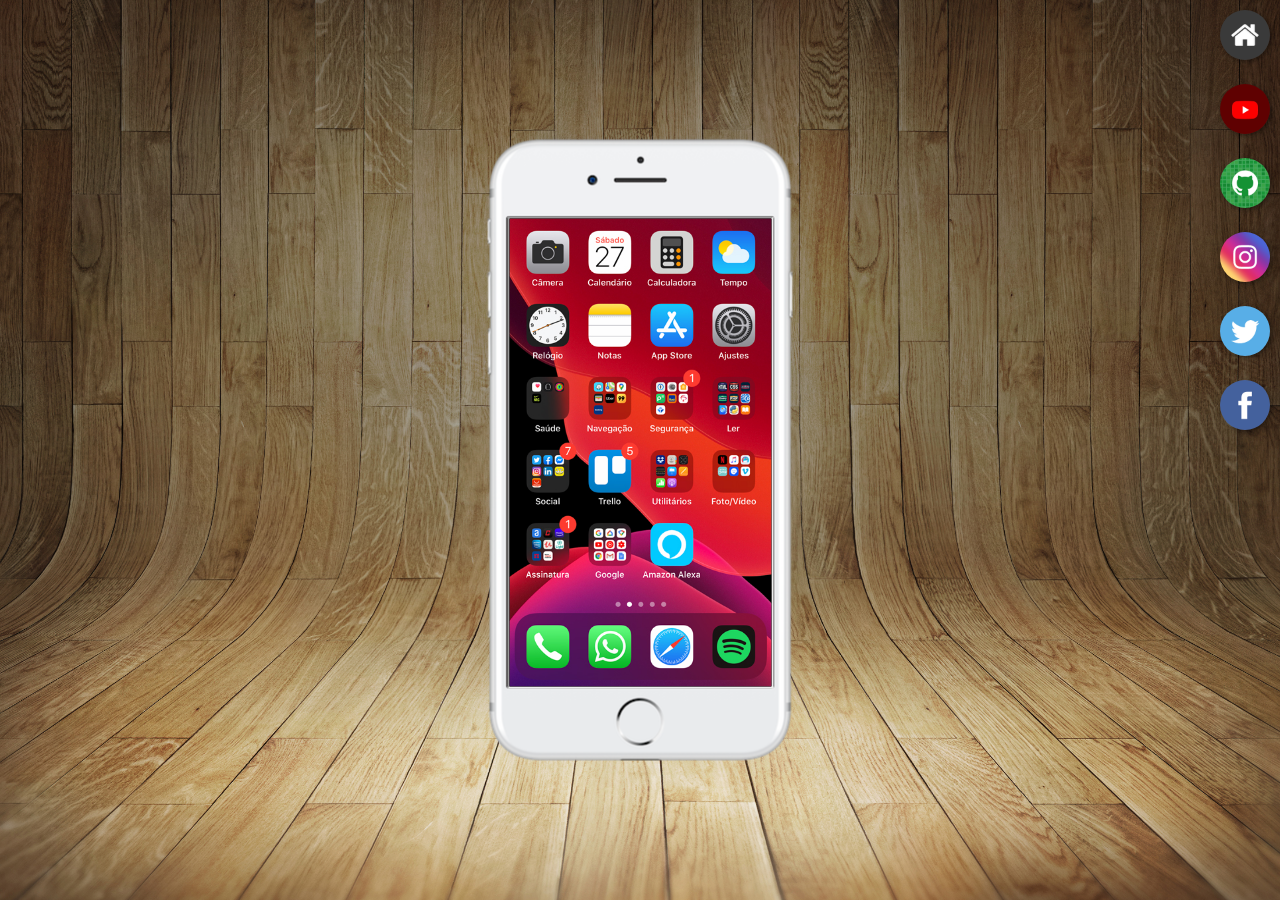
<file: index.html>
<!DOCTYPE html>
<html lang="en">
<head>
    <meta charset="UTF-8">
    <meta http-equiv="X-UA-Compatible" content="IE=edge">
    <meta name="viewport" content="width=device-width, initial-scale=1.0">
    <title>Projeto Rede Social</title>
    <link rel="shortcut icon" href="favicon.ico" type="image/x-icon">
    <link rel="stylesheet" href="estilos/style.css">
</head>
<body>
    <main>
        <section id="telefone">
            <iframe src="home.html" name="tela" id="tela"></iframe>

        </section>
        <section id="redes">
            <a href="home.html" target="tela"><img src="imagens/logo-home.jpg" alt="Home"></a><br>
            <a href="youtube.html" target="tela"><img src="imagens/logo-youtube.jpg" alt="Youtube"></a><br>
            <a href="github.html" target="tela"><img src="imagens/logo-github.jpg" alt="Github"></a><br>
            <a href="instagram.html" target="tela"><img src="imagens/logo-instagram.jpg" alt="Instagram"></a><br>
            <a href="twitter.html" target="tela"><img src="imagens/logo-twitter.jpg" alt="Twitter"></a><br>
            <a href="facebook.html" target="tela"><img src="imagens/logo-facebook.jpg" alt="Facebook"></a>

        </section>
    </main>
    
</body>
</html>
</file>
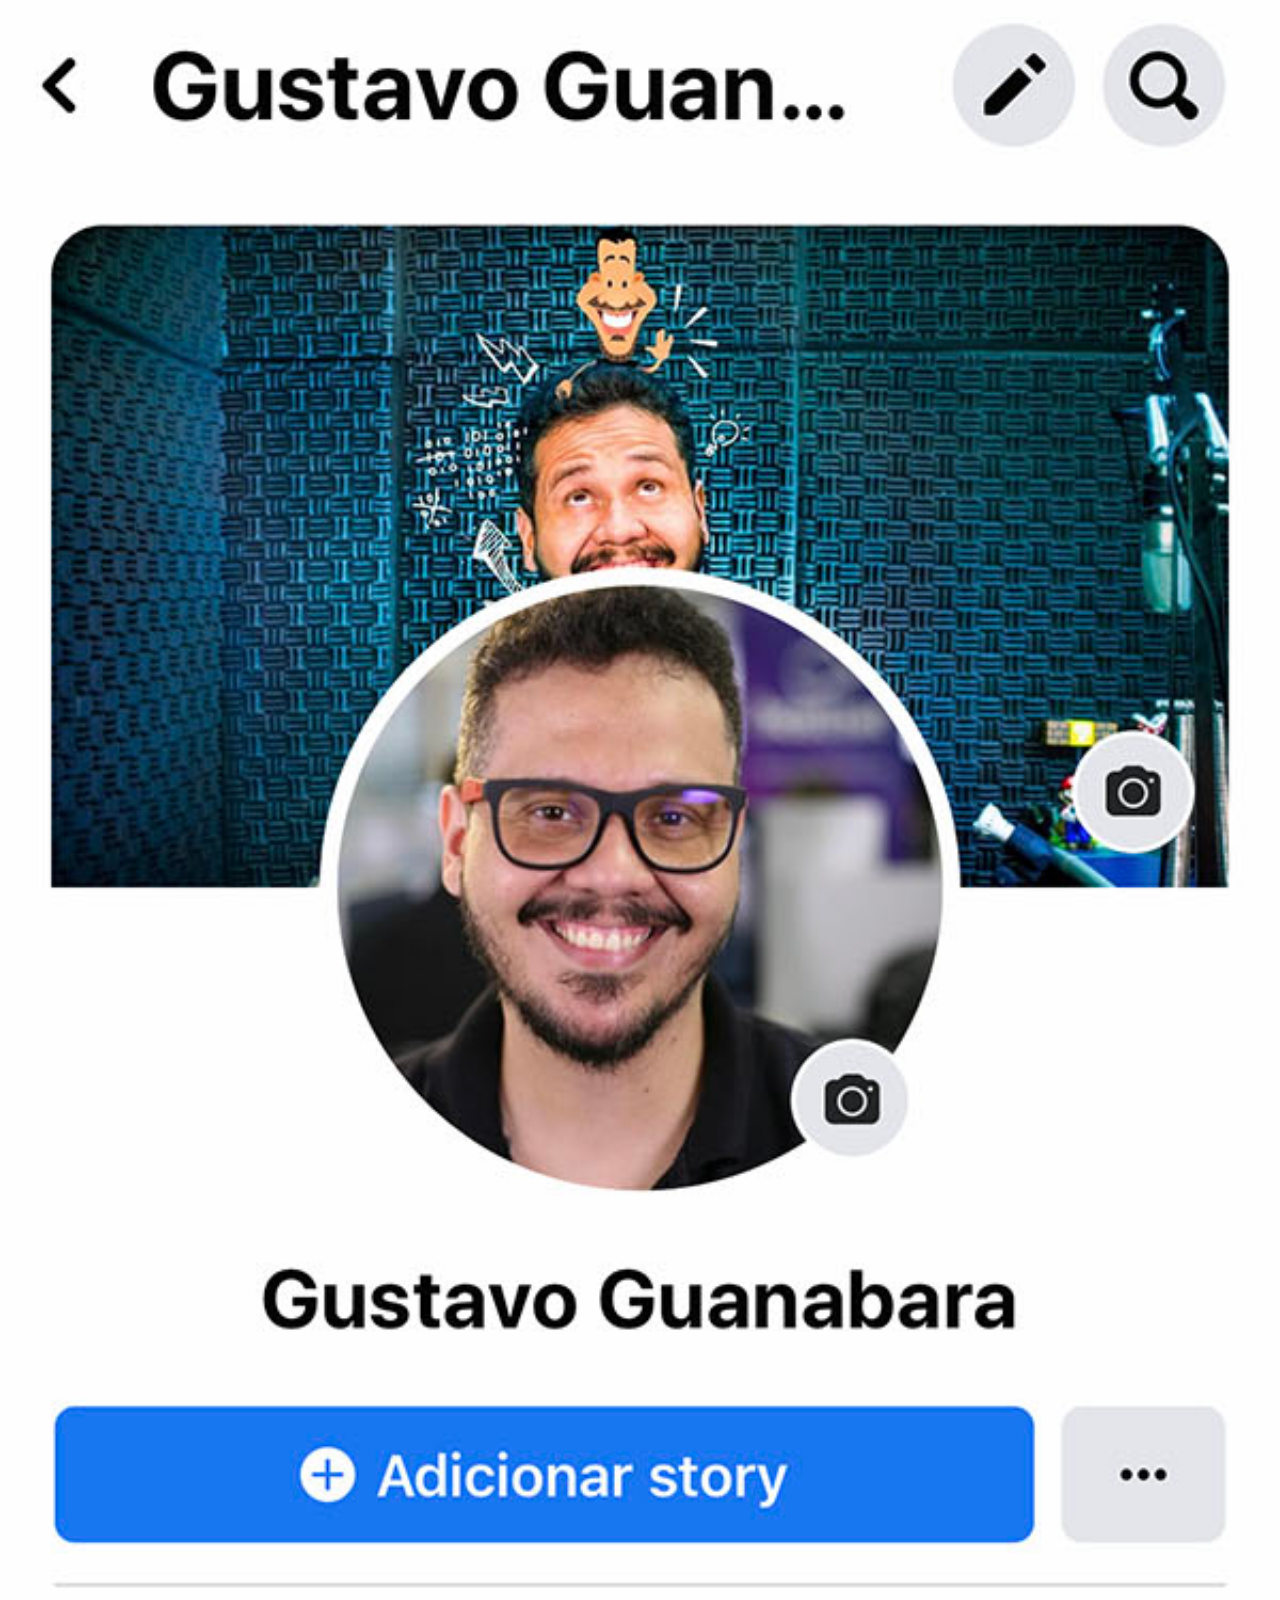
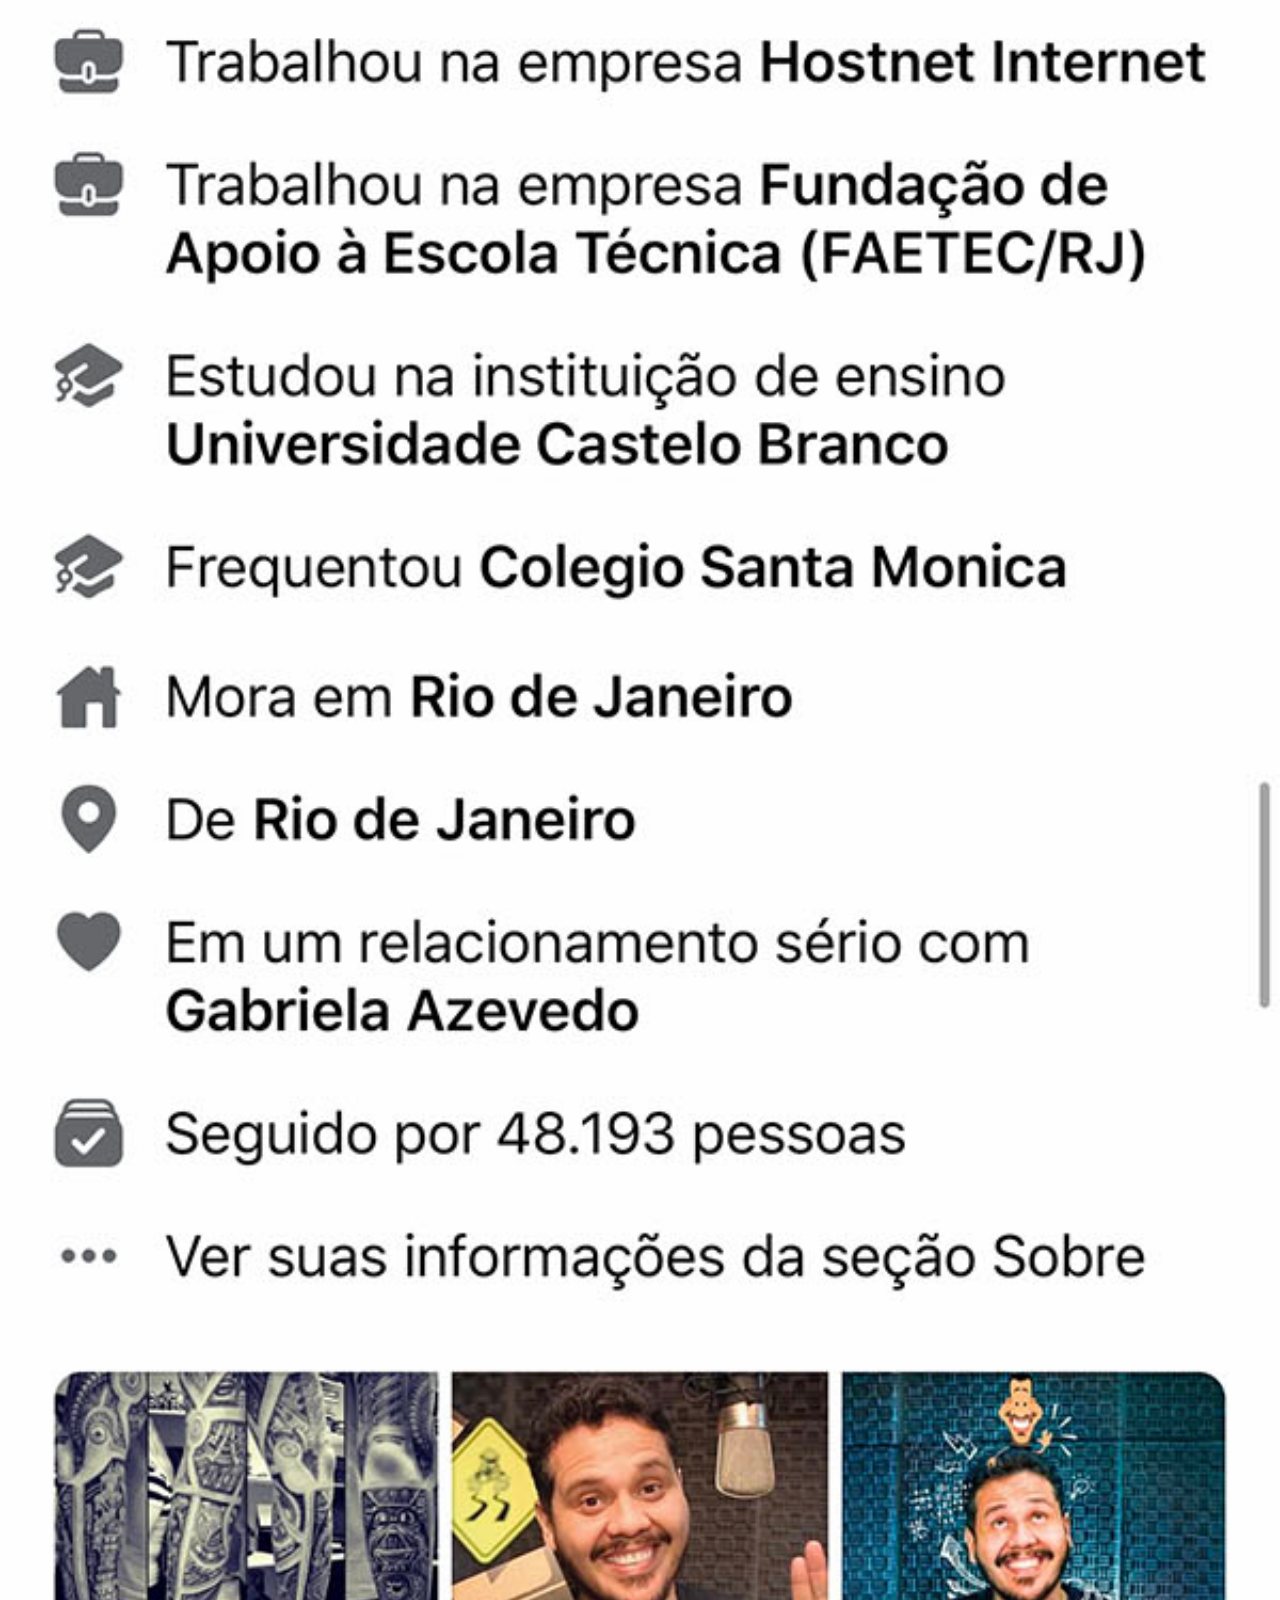
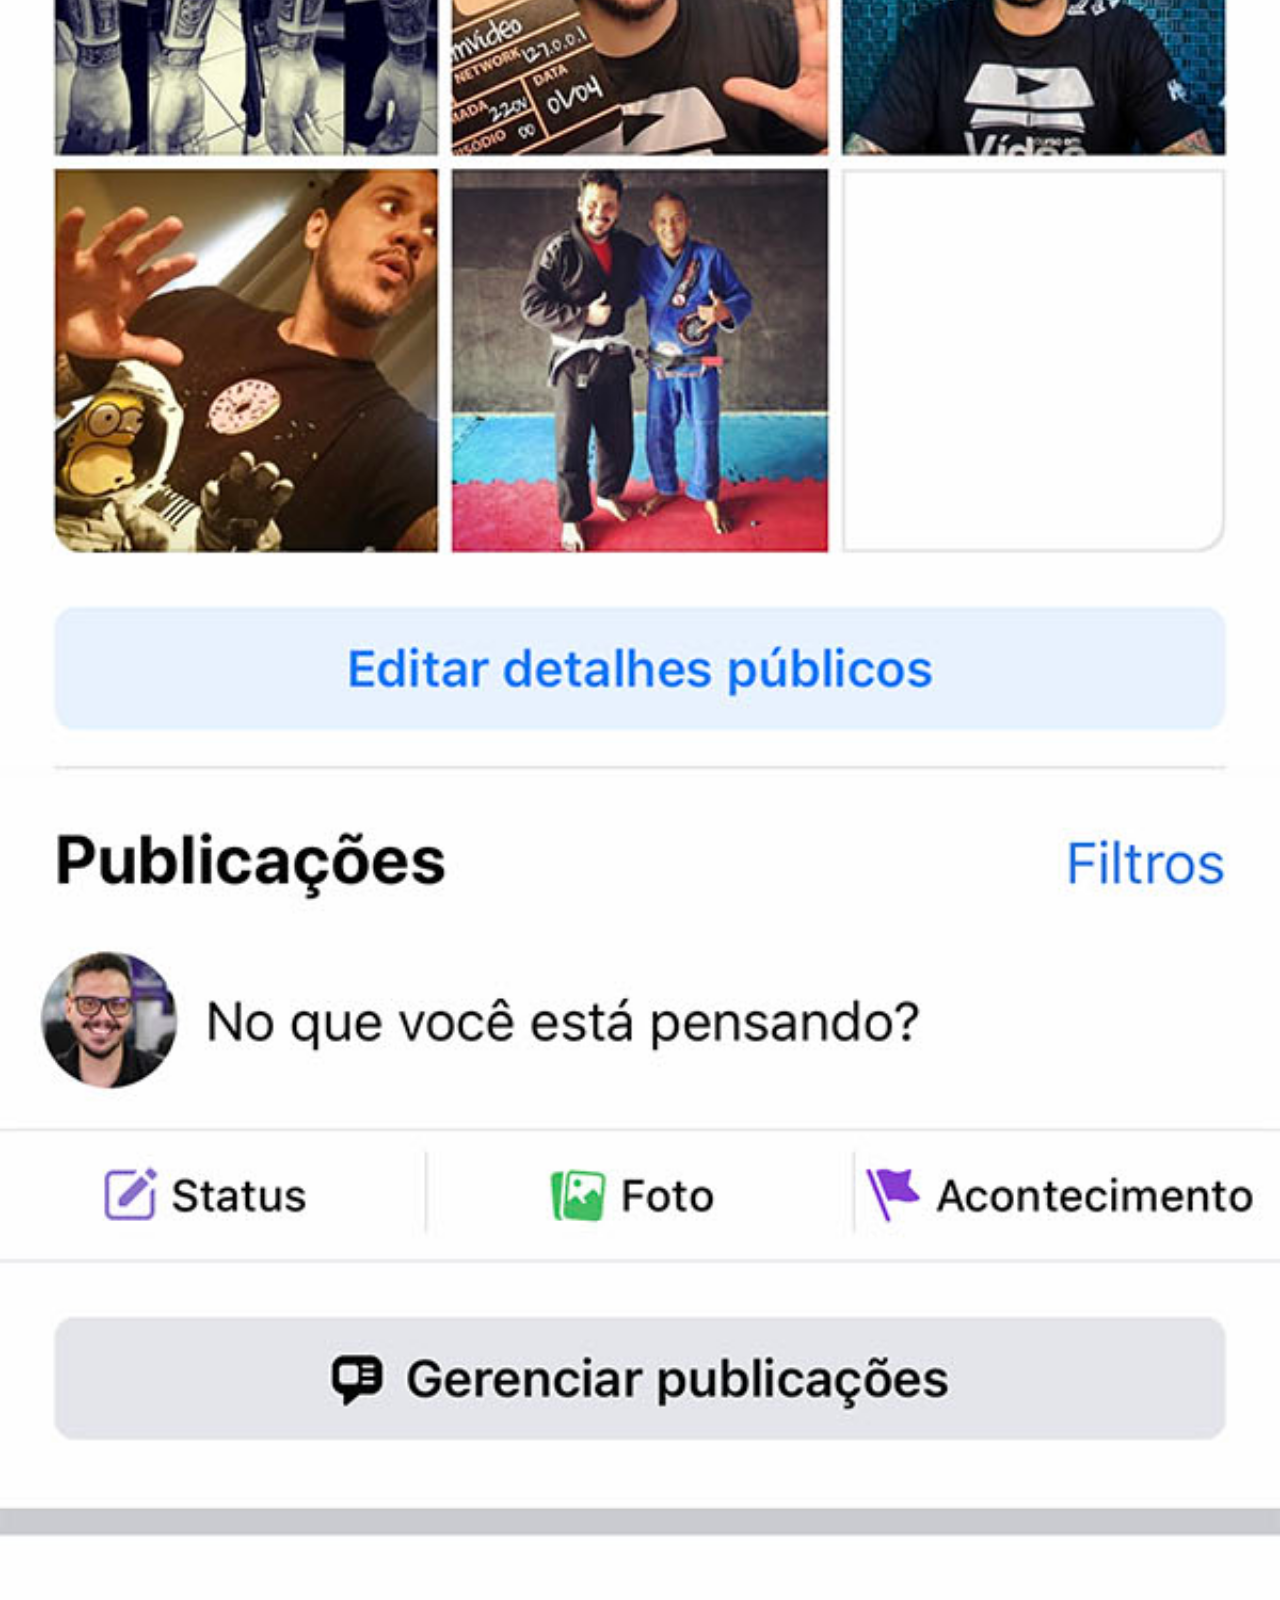
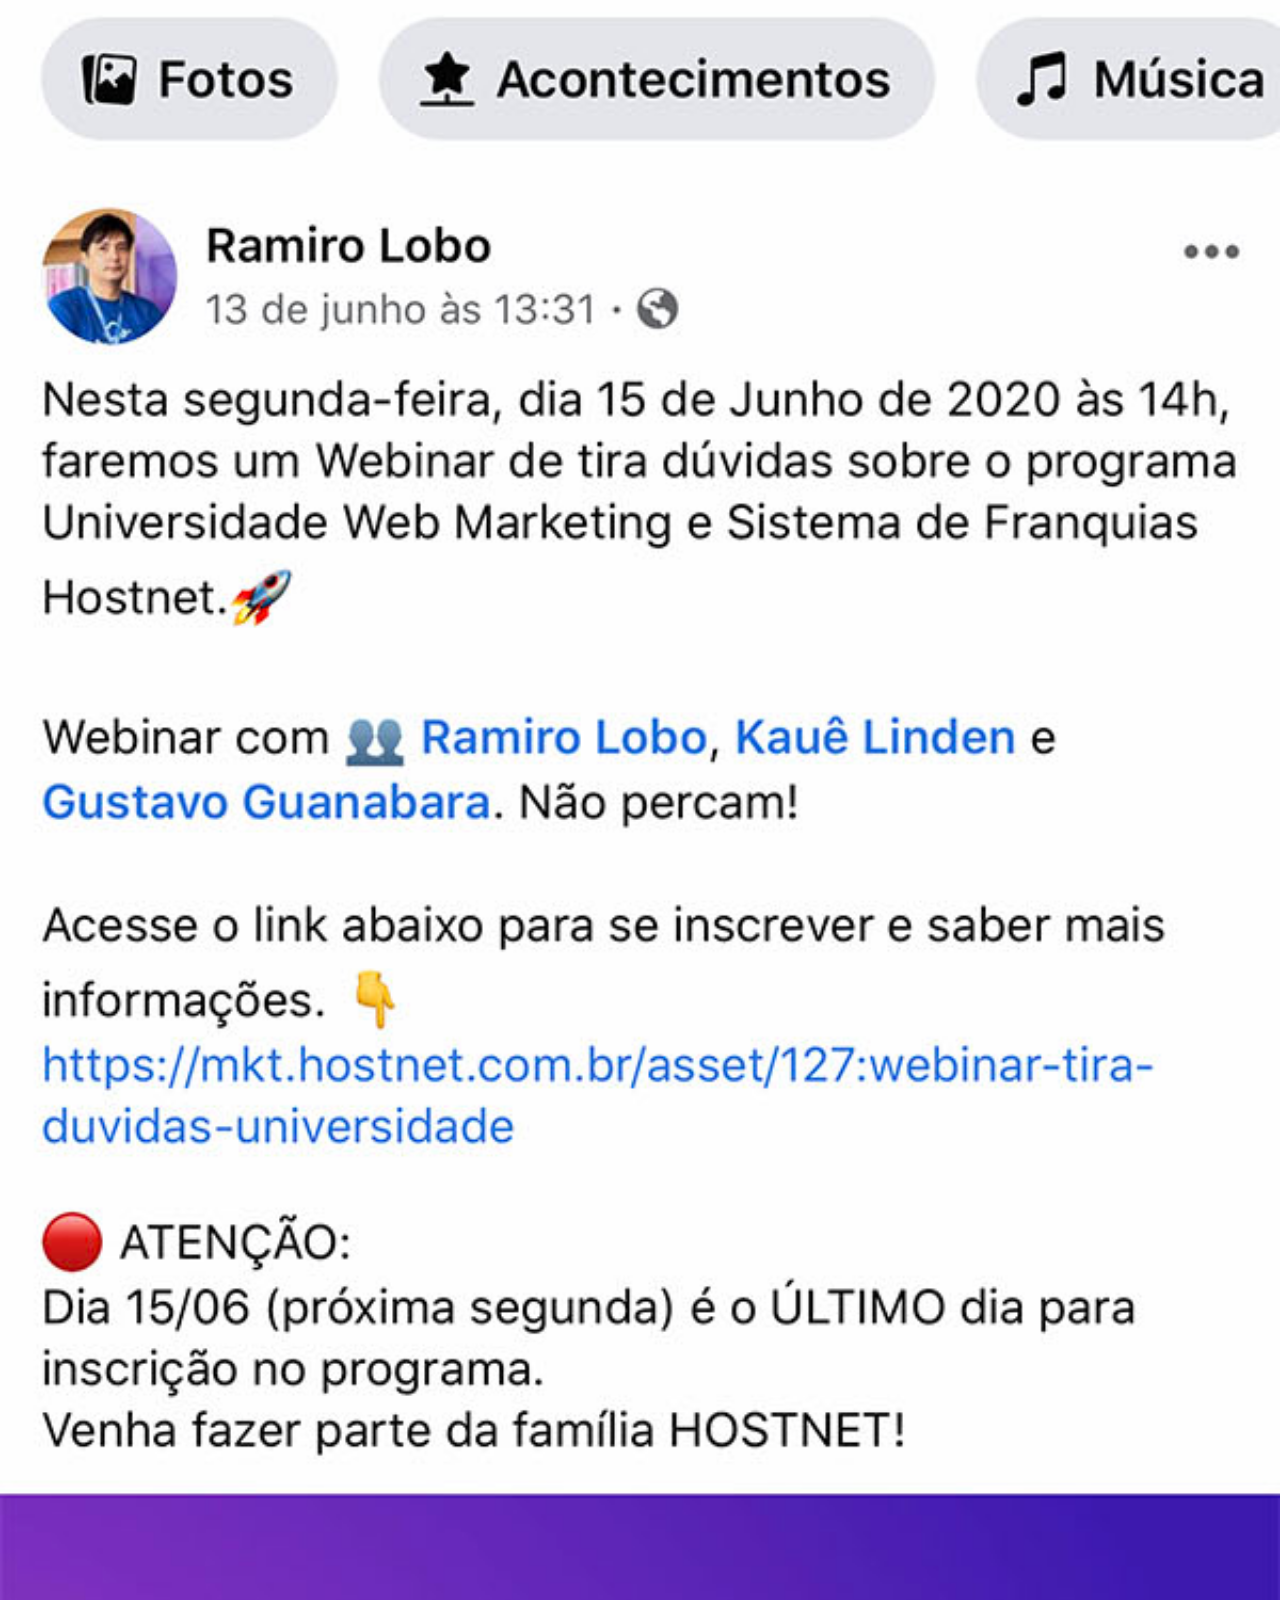
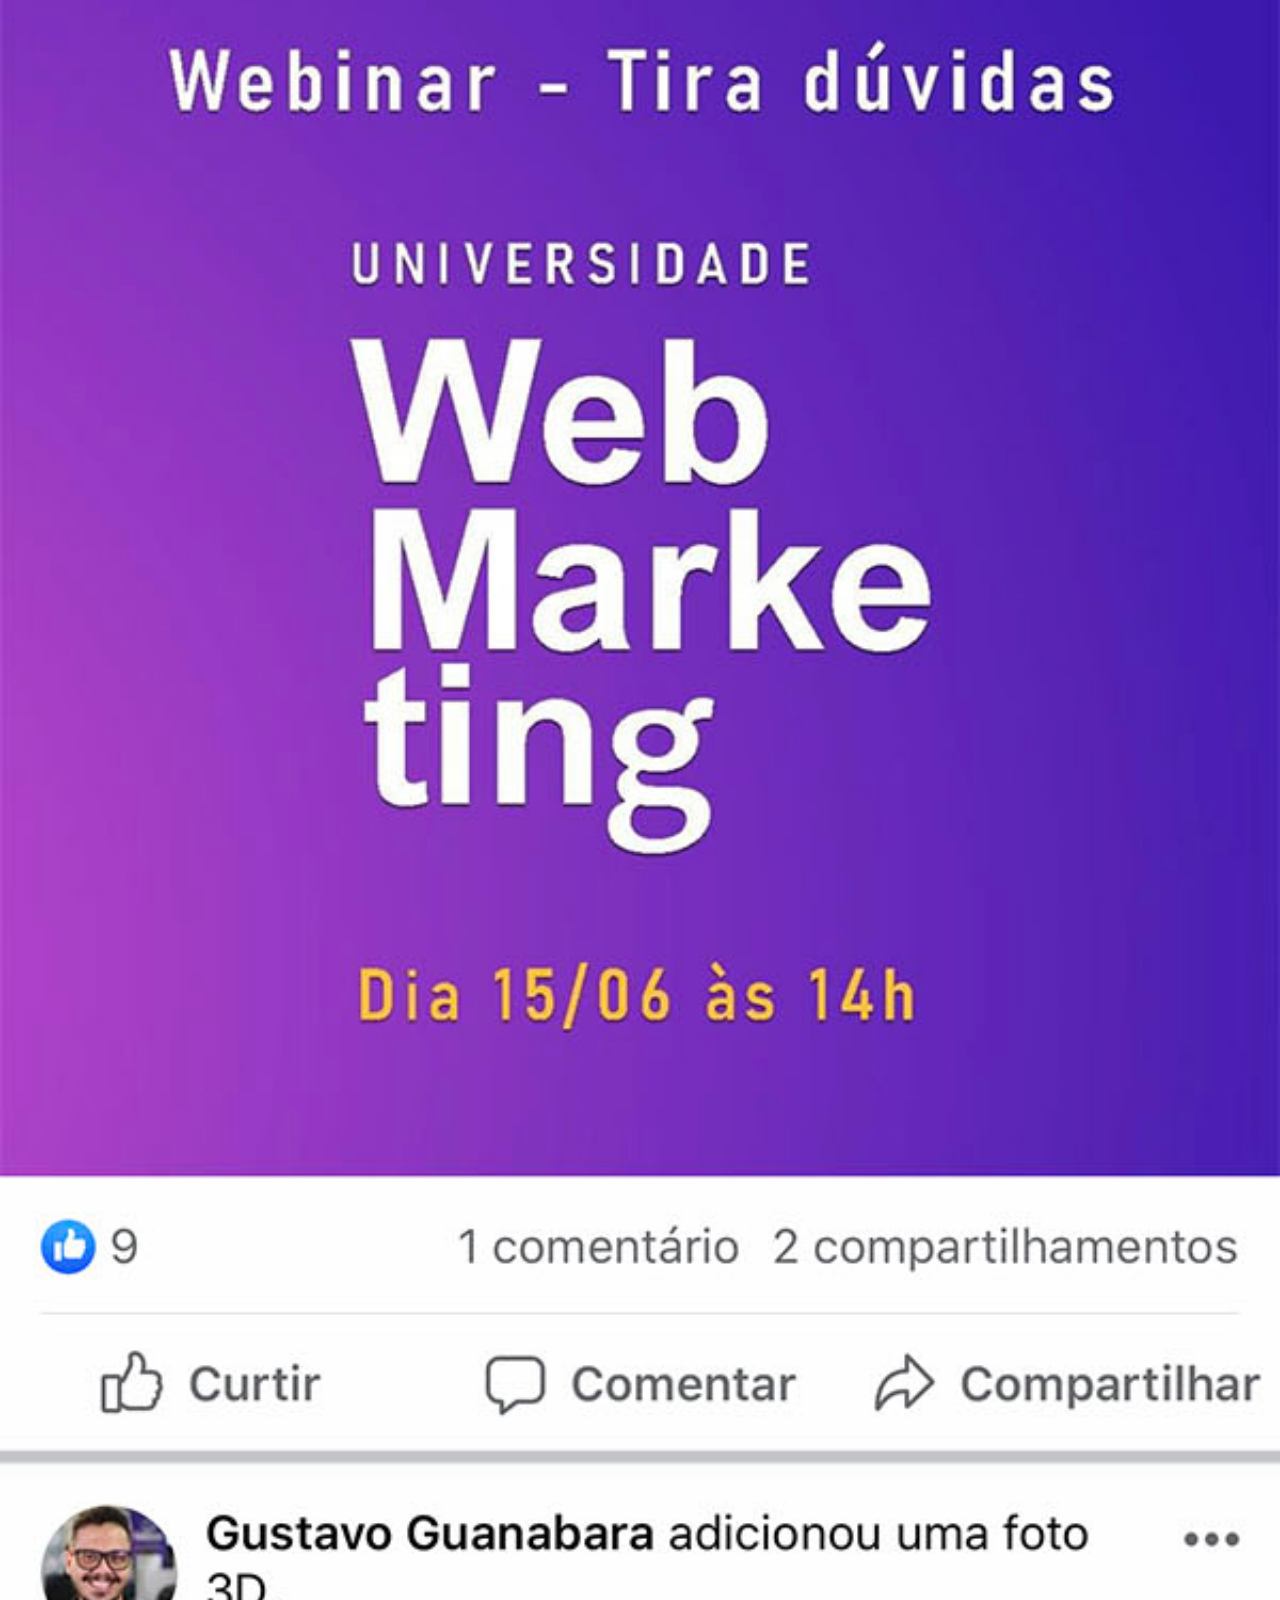
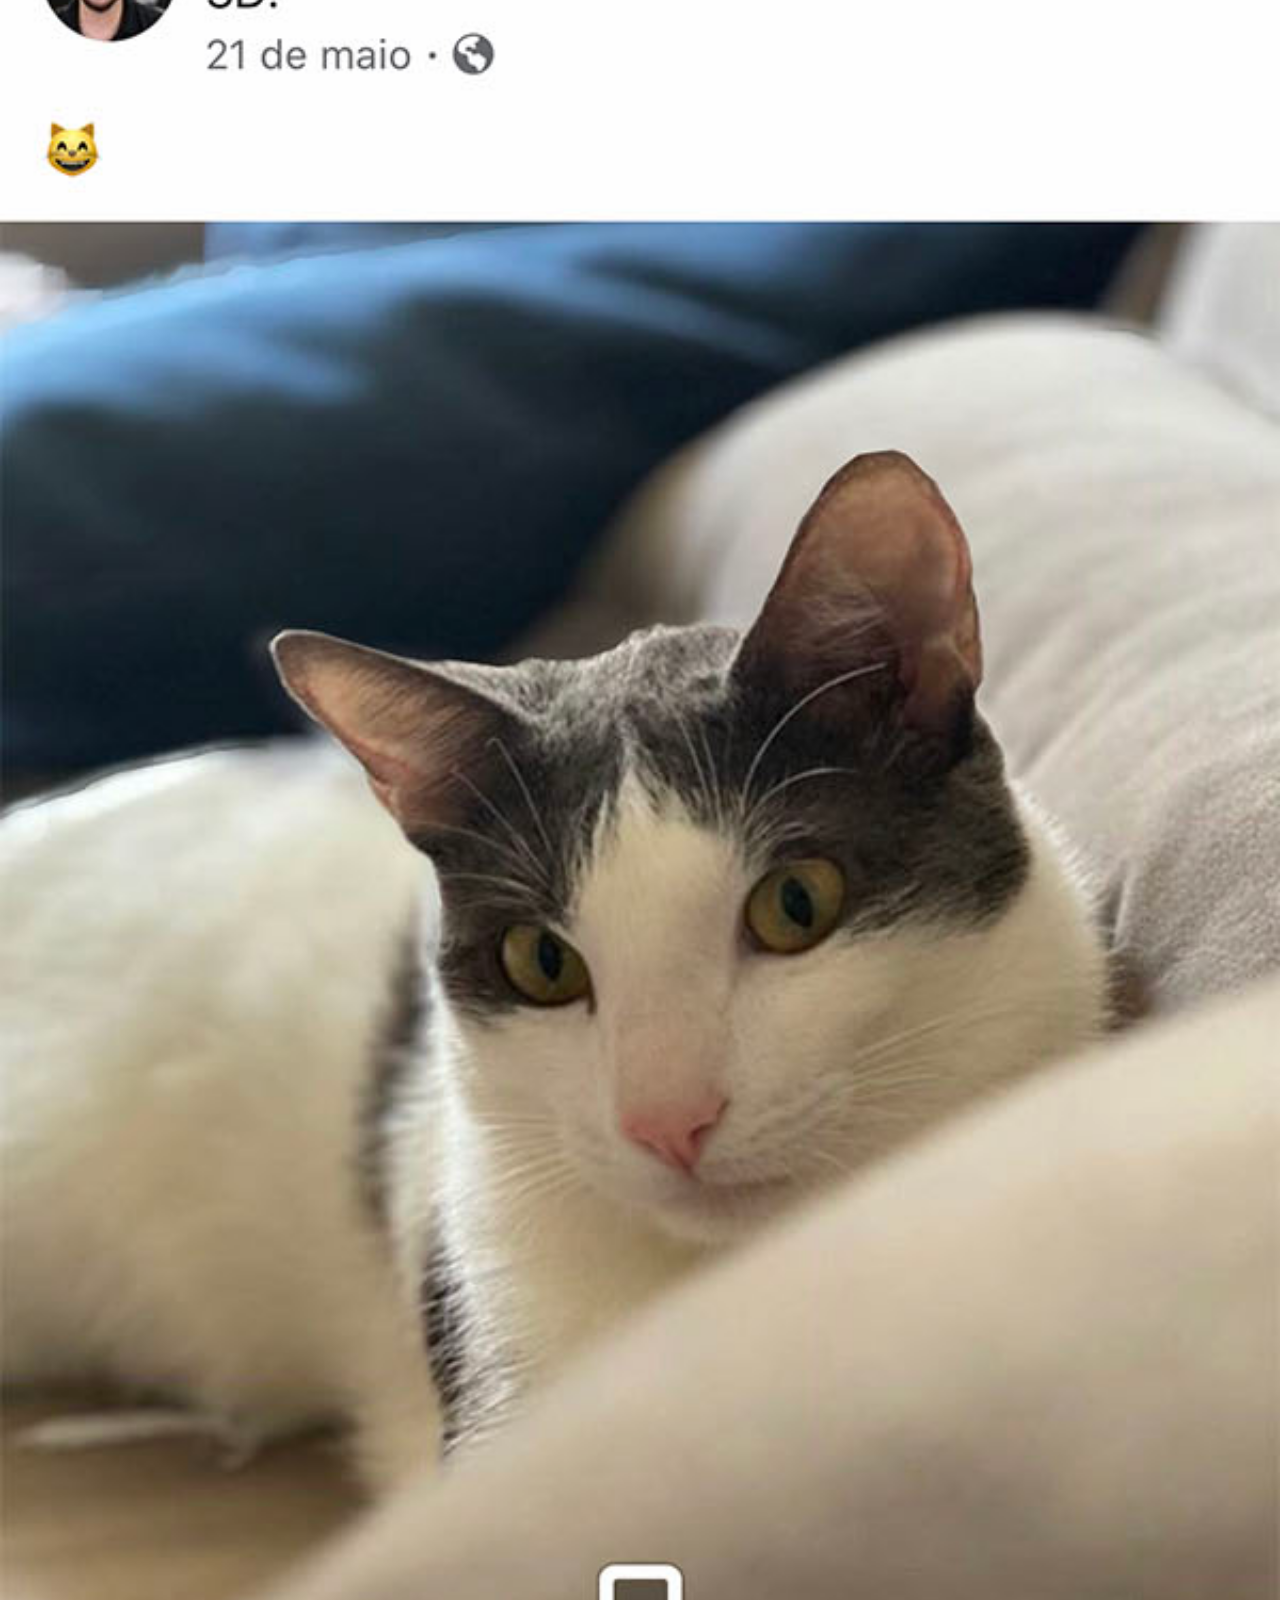
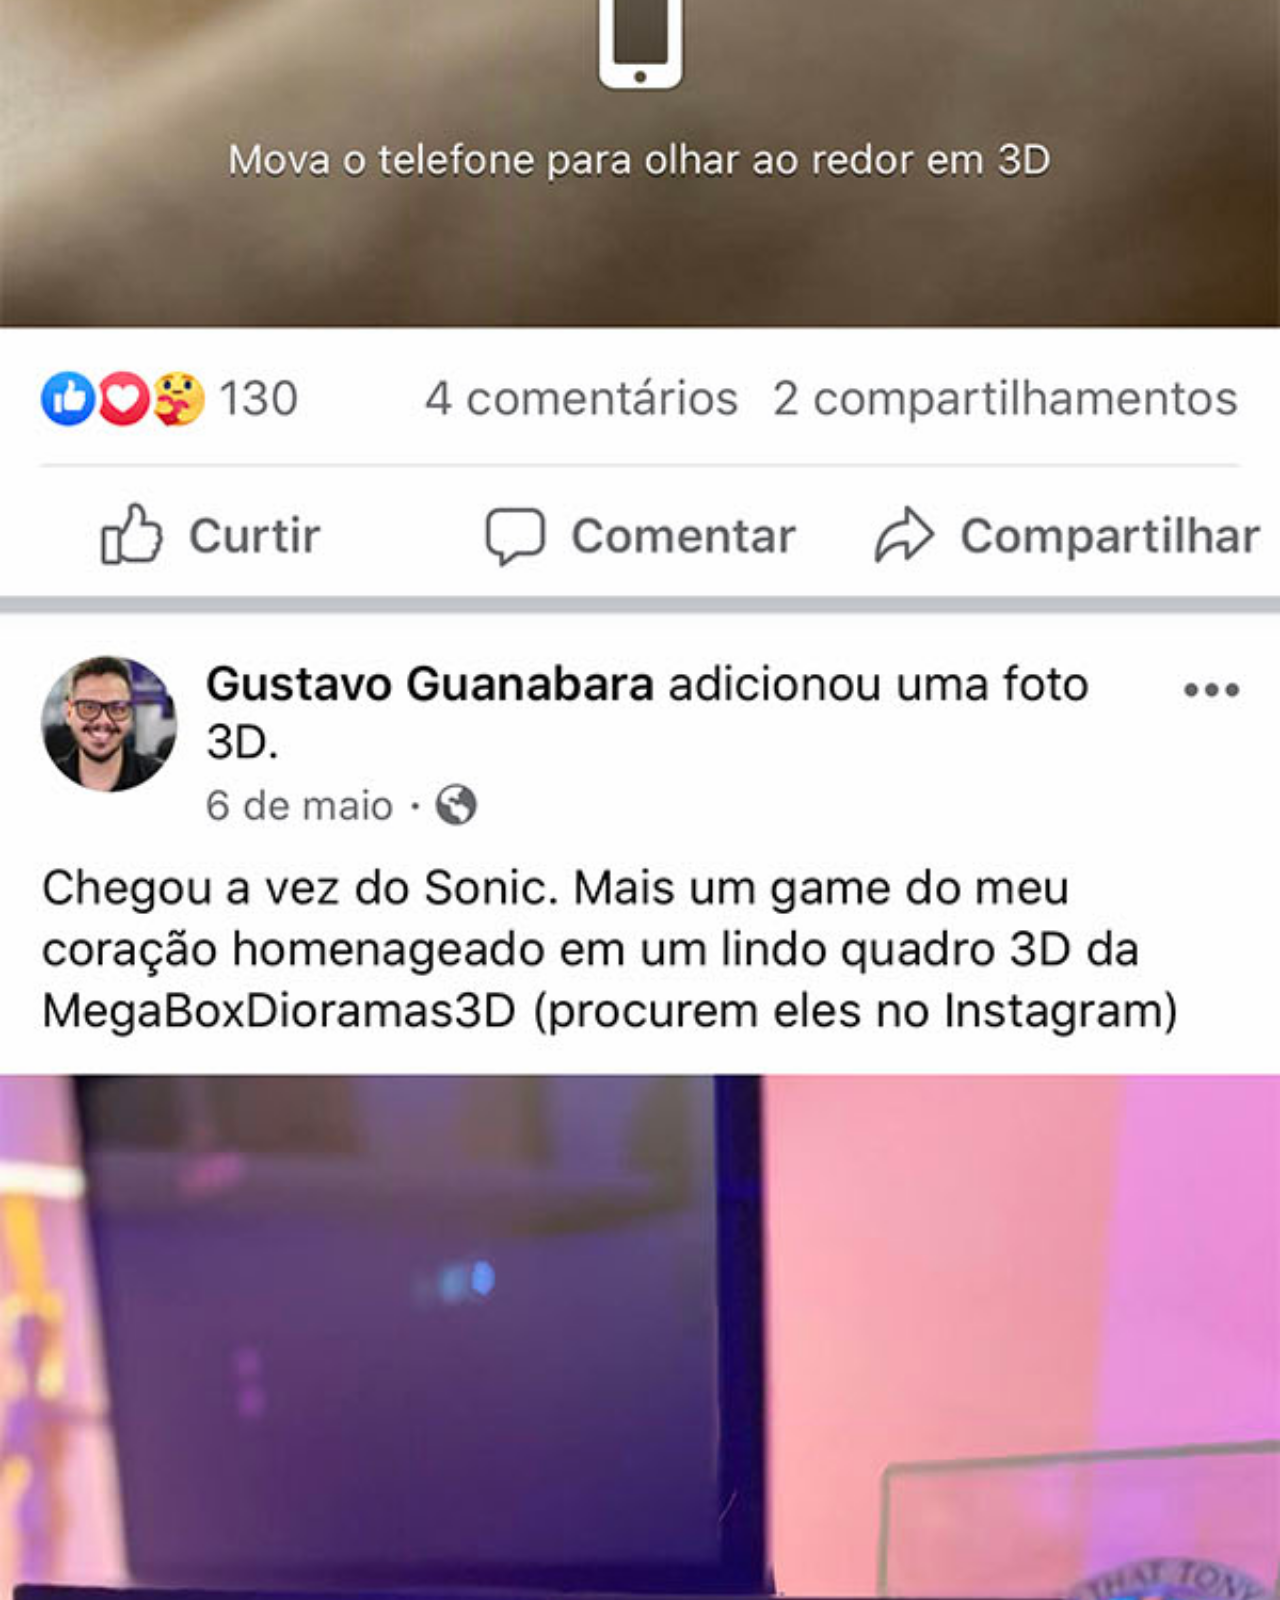
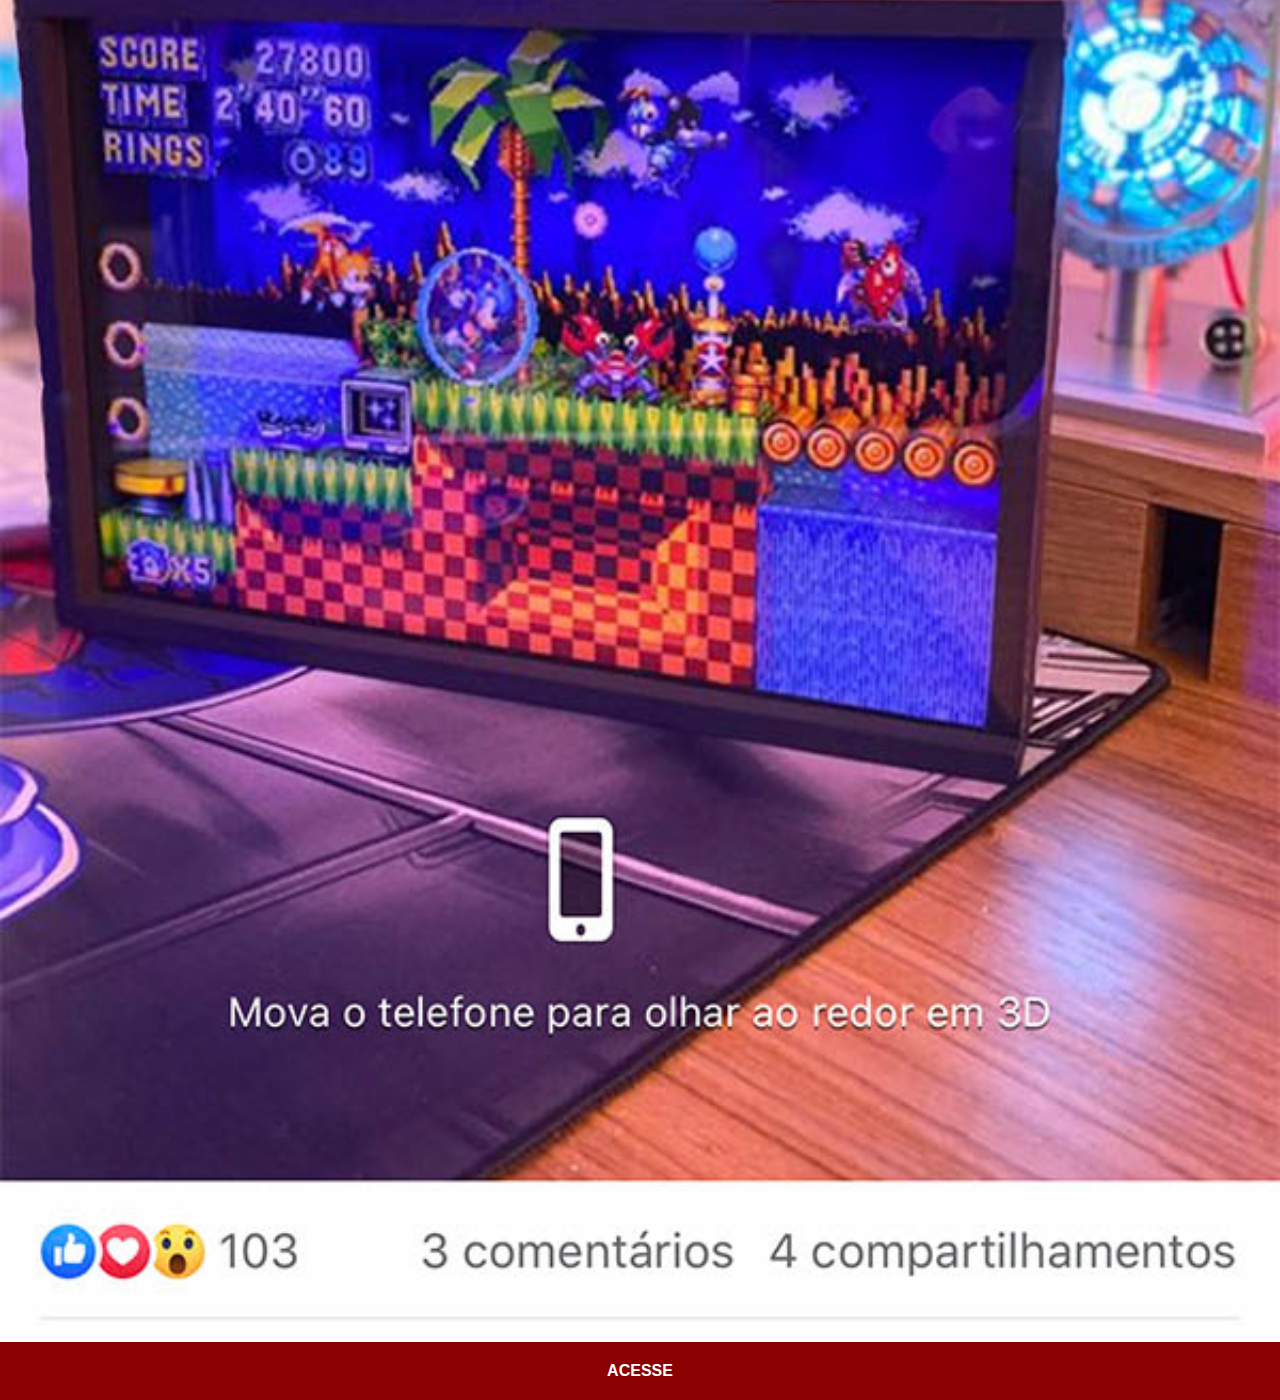
<file: facebook.html>
<!DOCTYPE html>
<html lang="pt-br">
<head>
    <meta charset="UTF-8">
    <meta http-equiv="X-UA-Compatible" content="IE=edge">
    <meta name="viewport" content="width=device-width, initial-scale=1.0">
    <title>Facebook</title>
    <link rel="stylesheet" href="estilos/social.css">
</head>
<body>
    <img src="imagens/tela-facebook.jpg" alt="Facebook">
    <a href="https://www.facebook.com/lucas.rukawa" target="_blank">ACESSE</a>
</body>
</html>
</file>
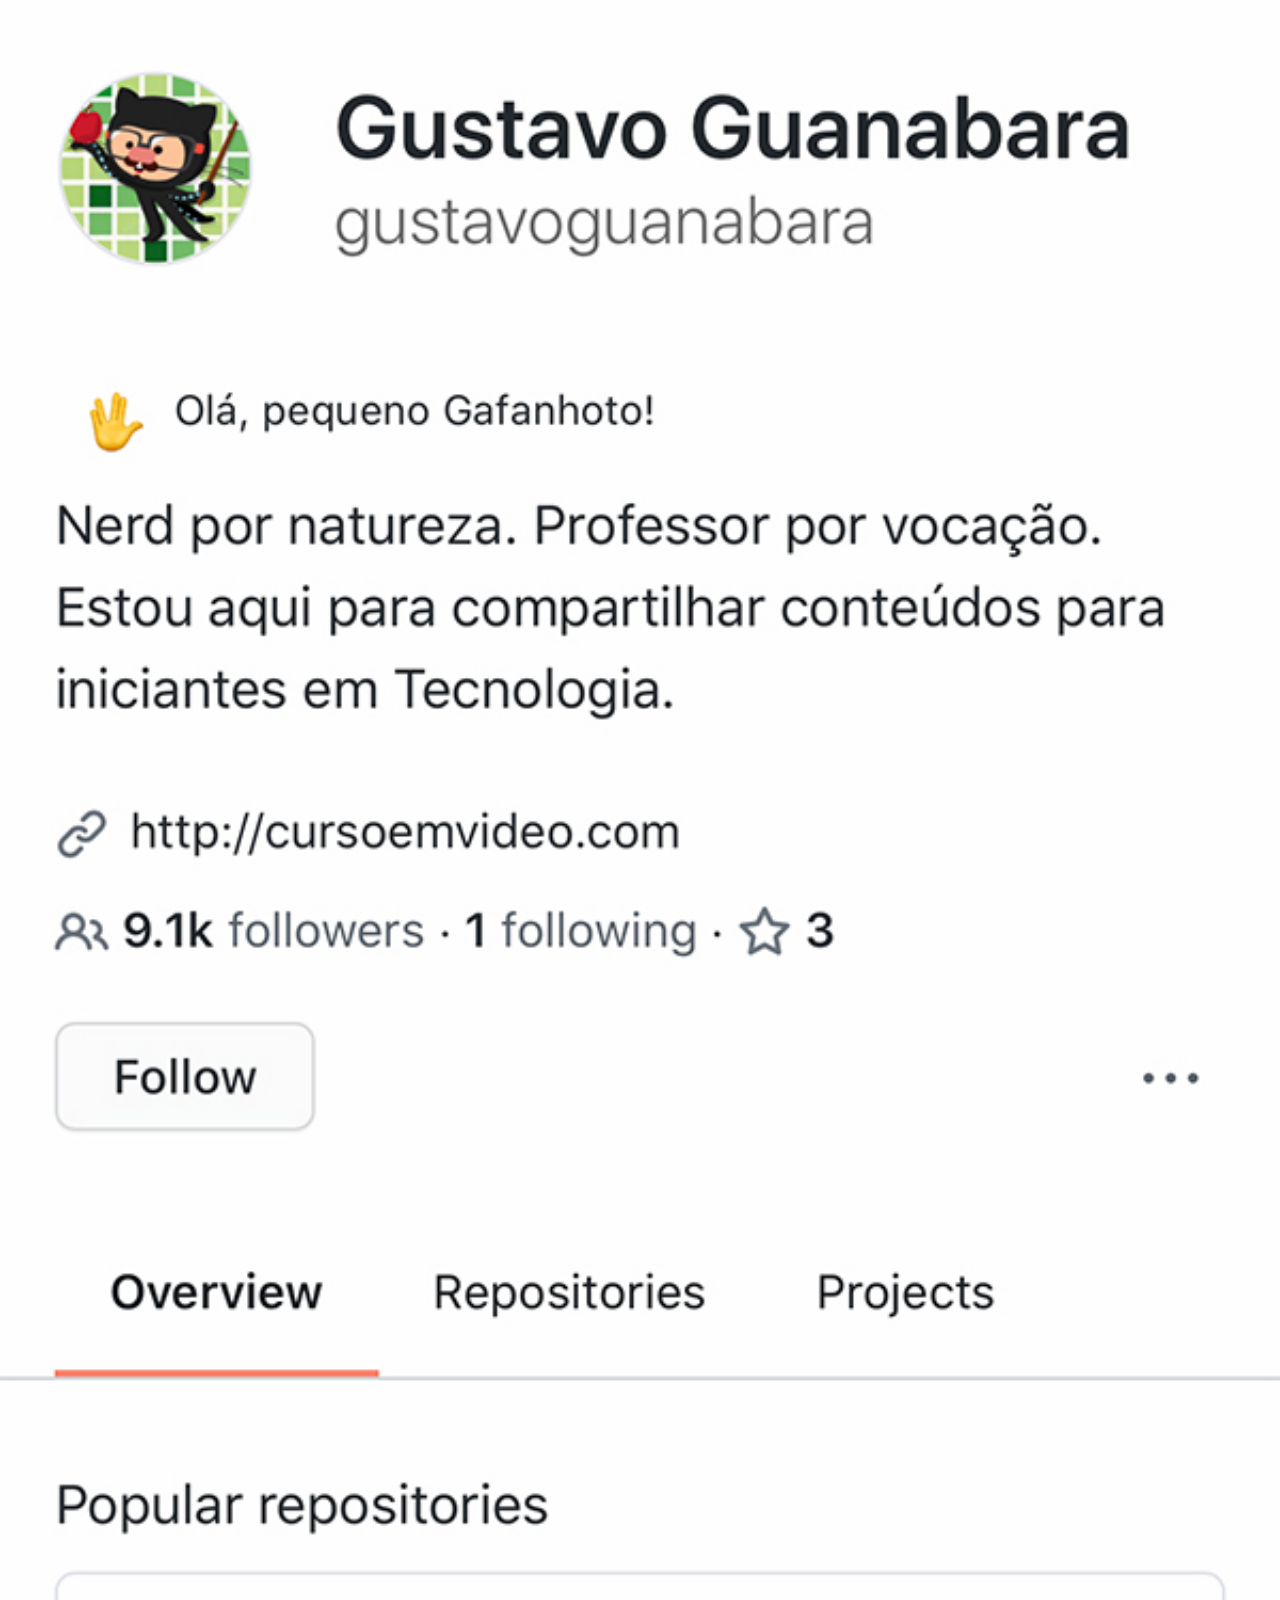
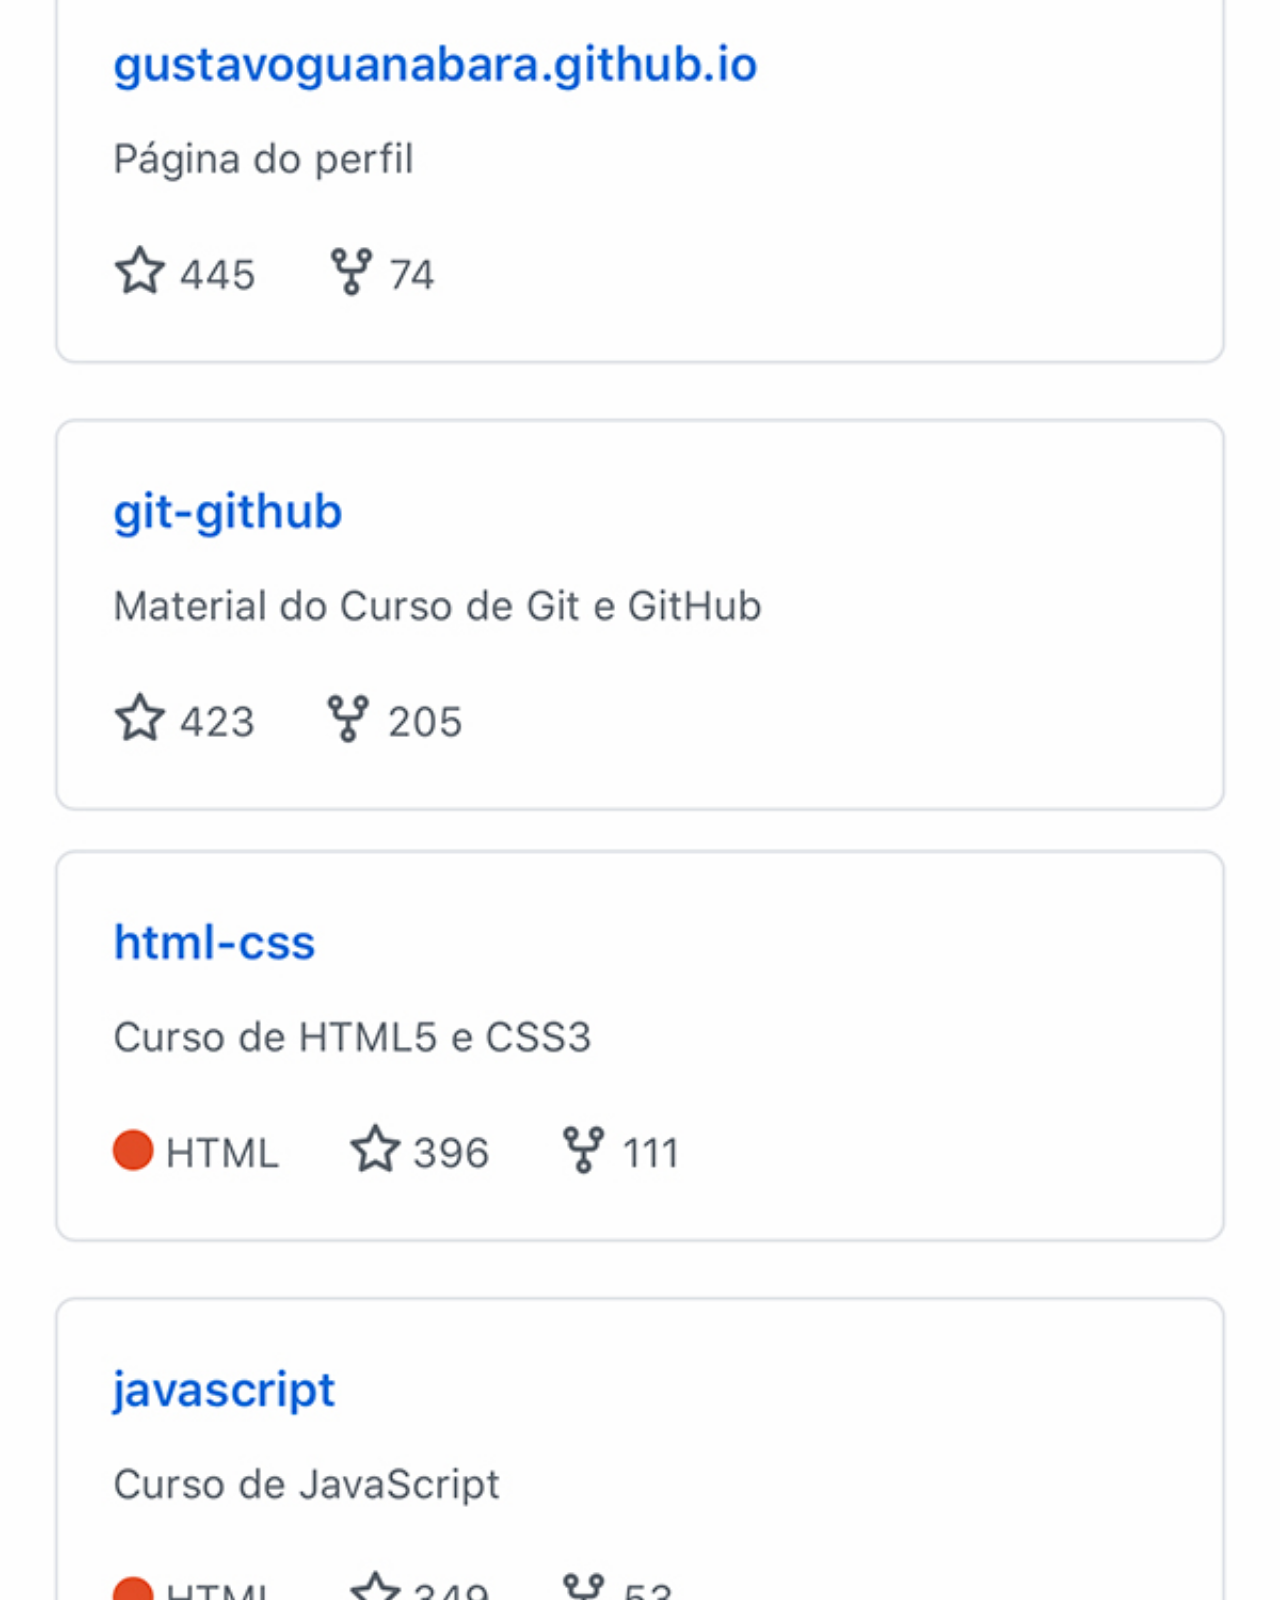
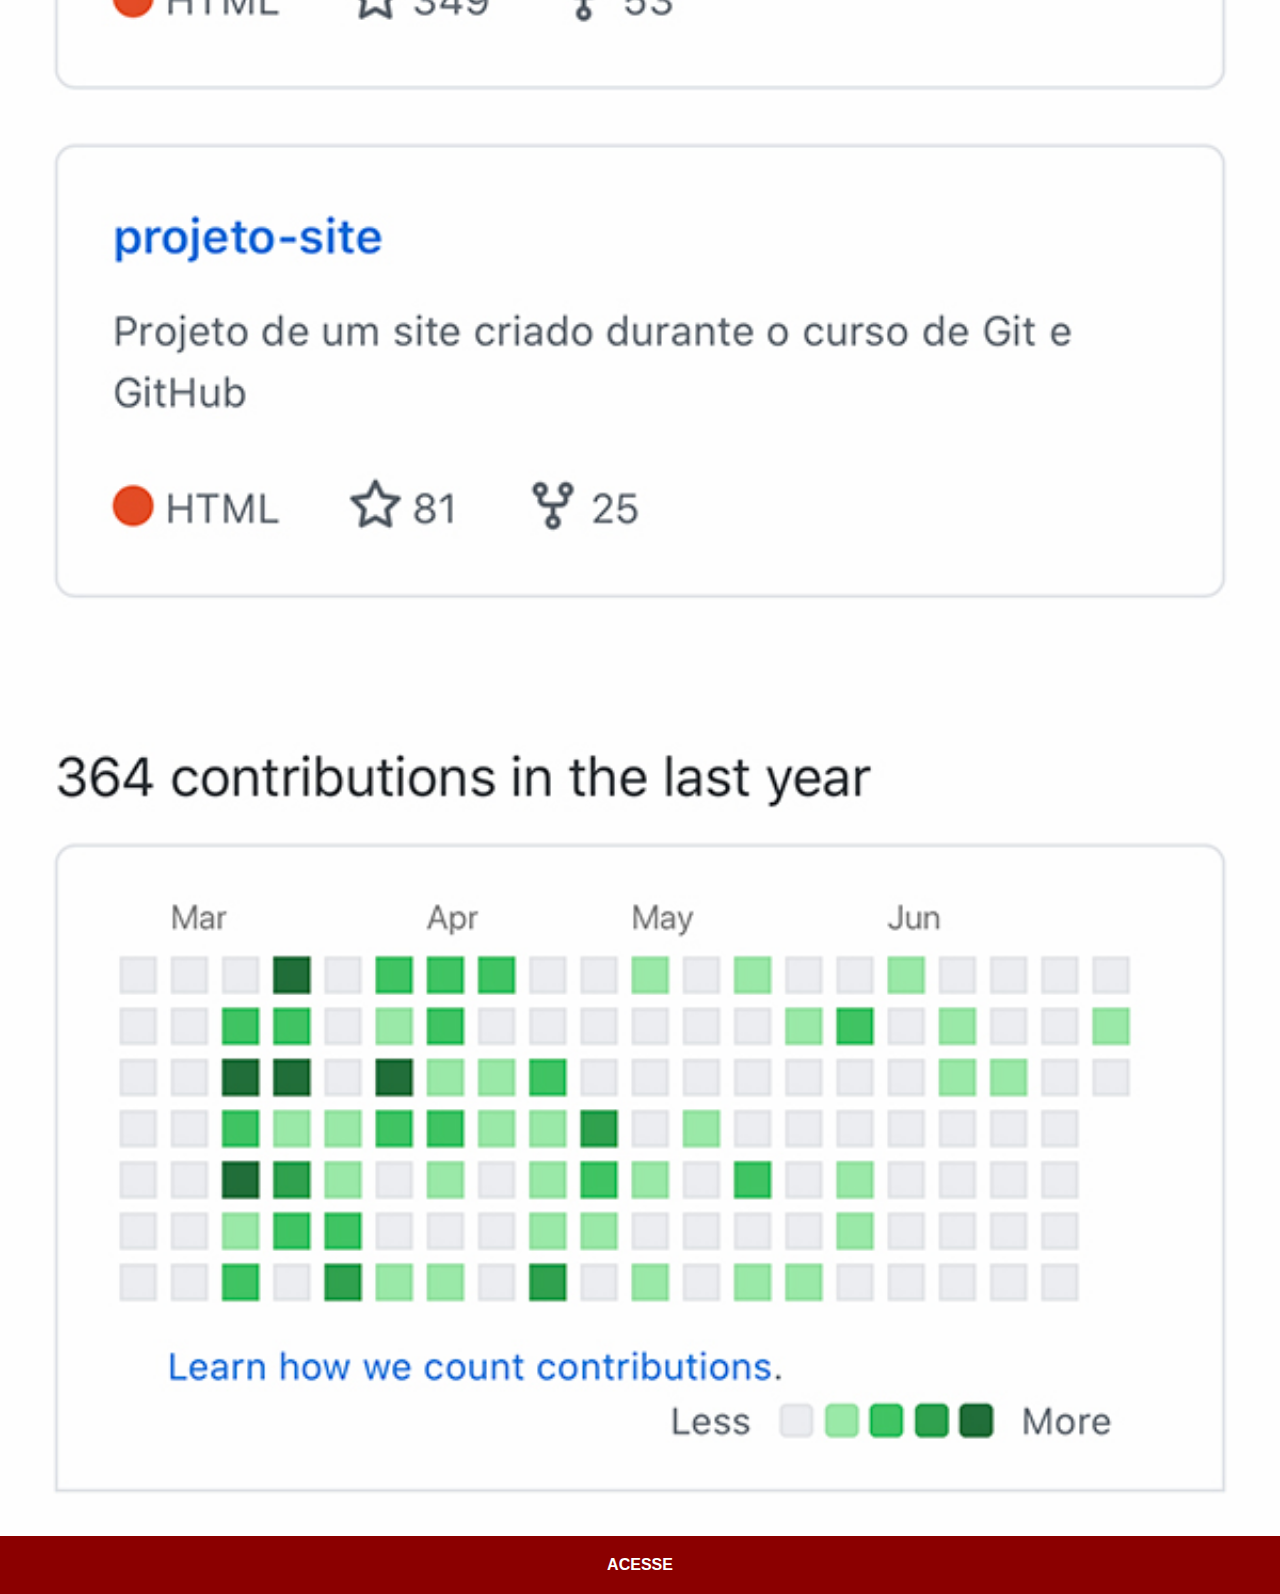
<file: github.html>
<!DOCTYPE html>
<html lang="pt-br">
<head>
    <meta charset="UTF-8">
    <meta http-equiv="X-UA-Compatible" content="IE=edge">
    <meta name="viewport" content="width=device-width, initial-scale=1.0">
    <title>Github</title>
    <link rel="stylesheet" href="estilos/social.css">
</head>
<body>
    <img src="imagens/tela-github.jpg" alt="Github">
    <a href="https://www.github.com/lucassale" target="_blank">ACESSE</a>
</body>
</html>
</file>
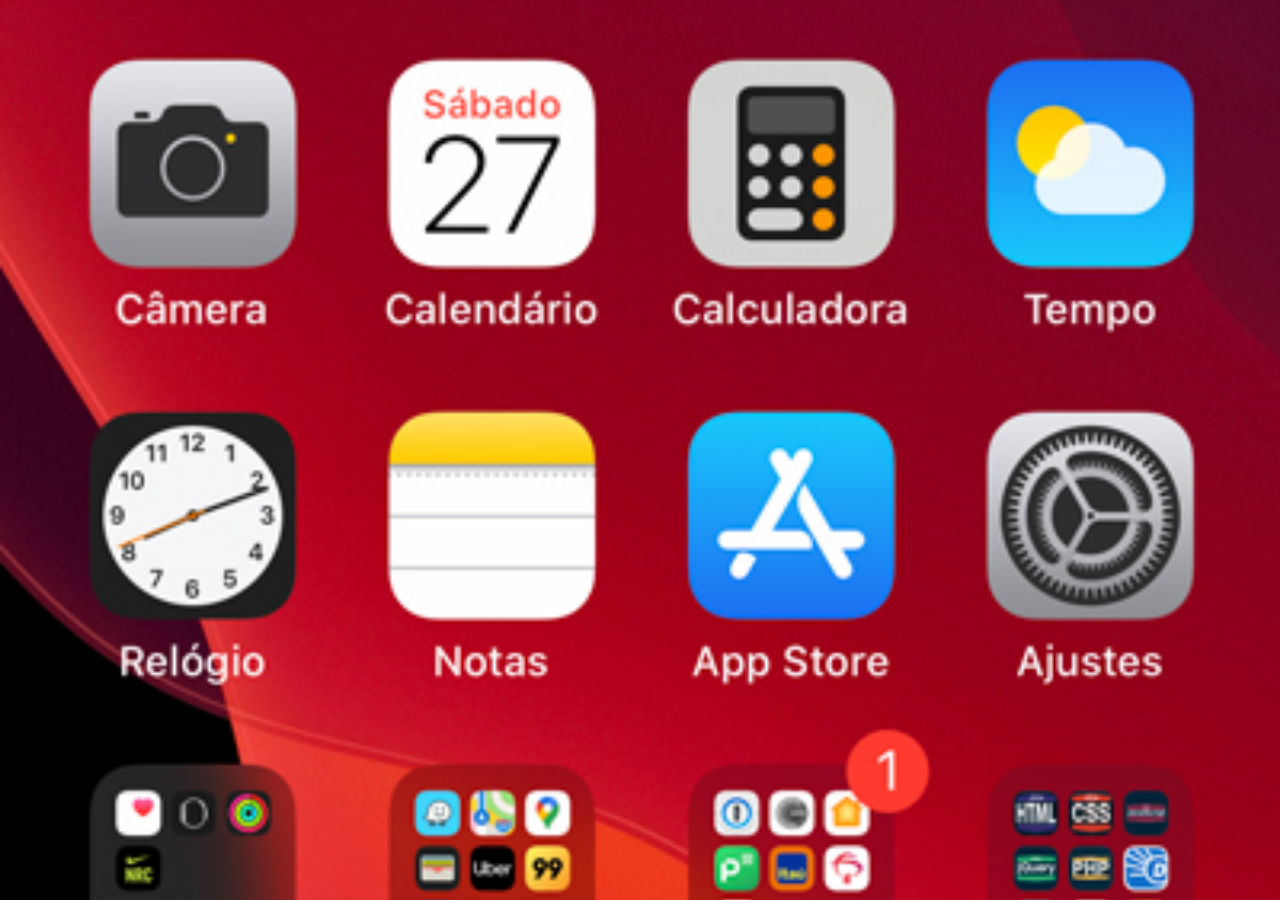
<file: home.html>
<!DOCTYPE html>
<html lang="pt-br">
<head>
    <meta charset="UTF-8">
    <meta http-equiv="X-UA-Compatible" content="IE=edge">
    <meta name="viewport" content="width=device-width, initial-scale=1.0">
    <title>Home</title>
</head>
<style>
    *{
        margin: 0px;
        padding: 0px;
    }

    body{
       width: 100vw; 
       height: 100vh;
       background-color: black;
       background-image: url('imagens/tela-home.jpg');
       background-repeat: no-repeat;
       background-position: top center;
       background-size: cover;
    }
</style>
<body>
    
</body>
</html>
</file>
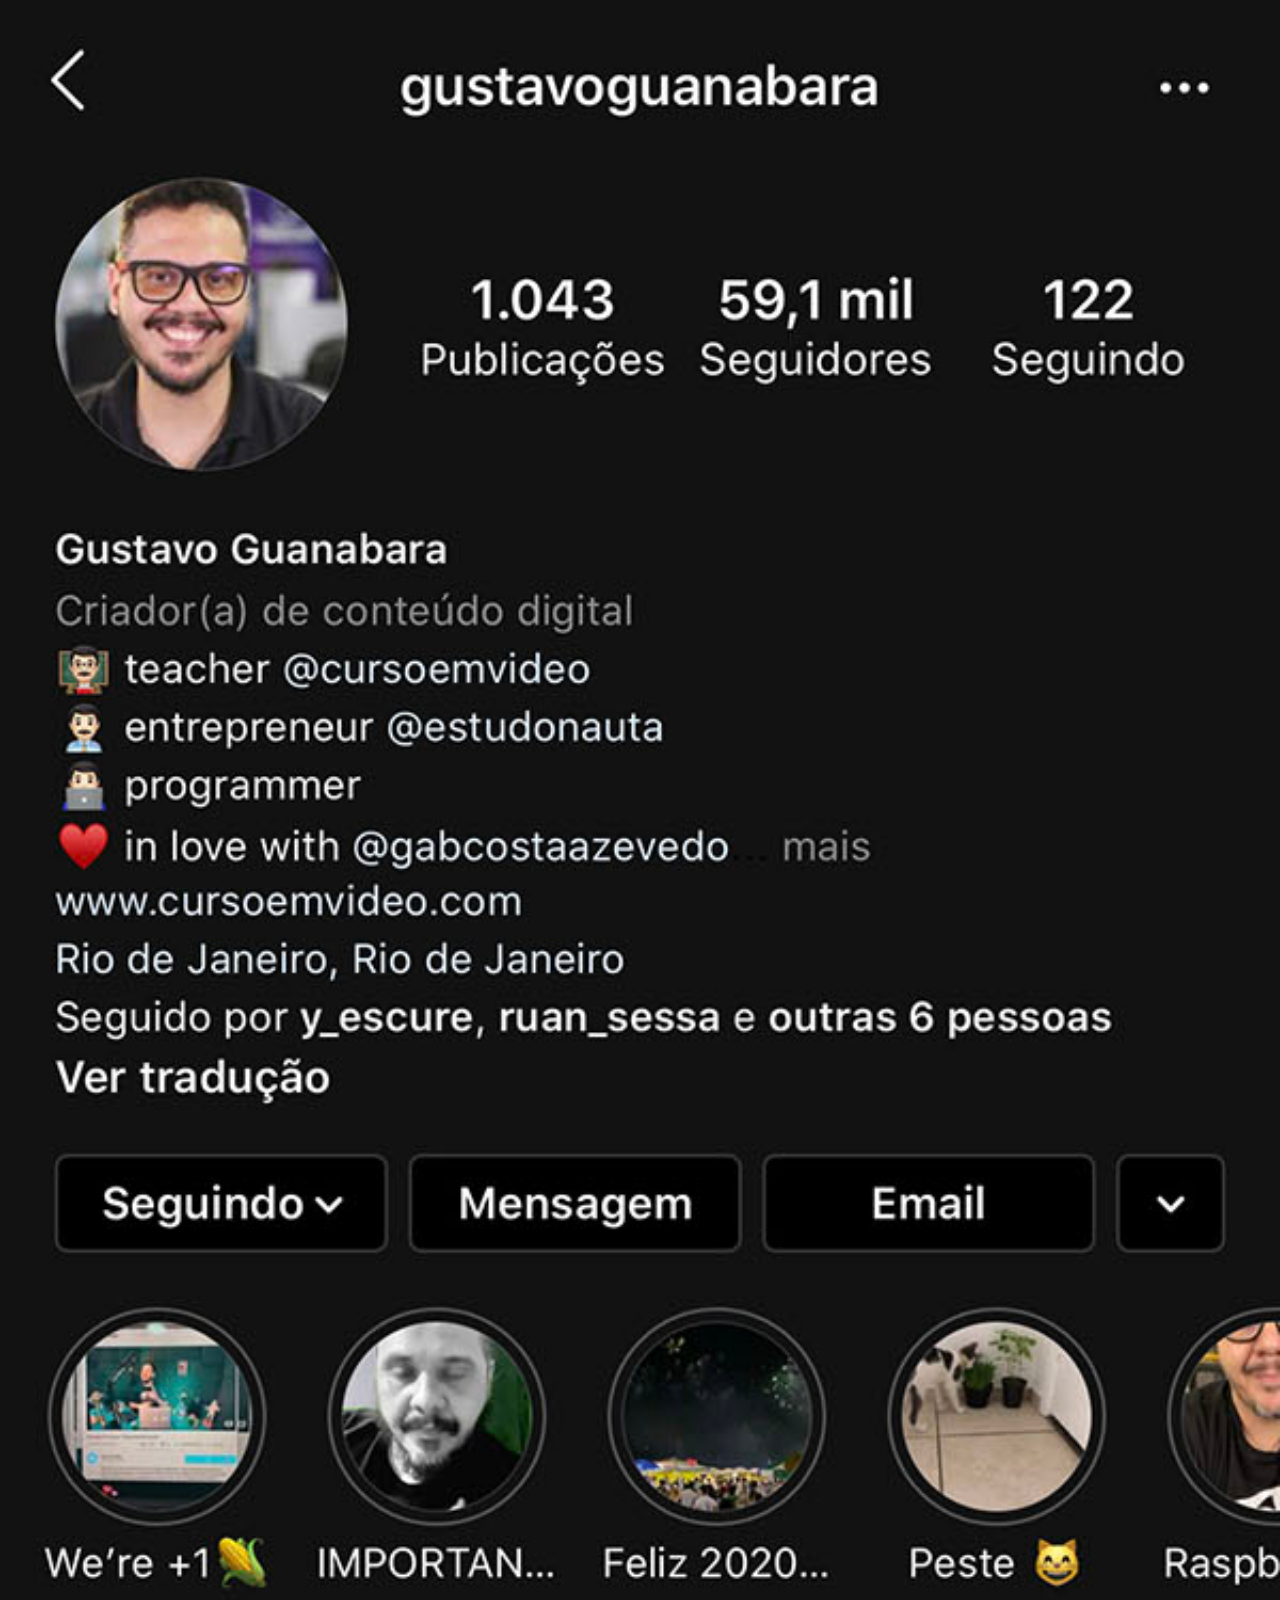
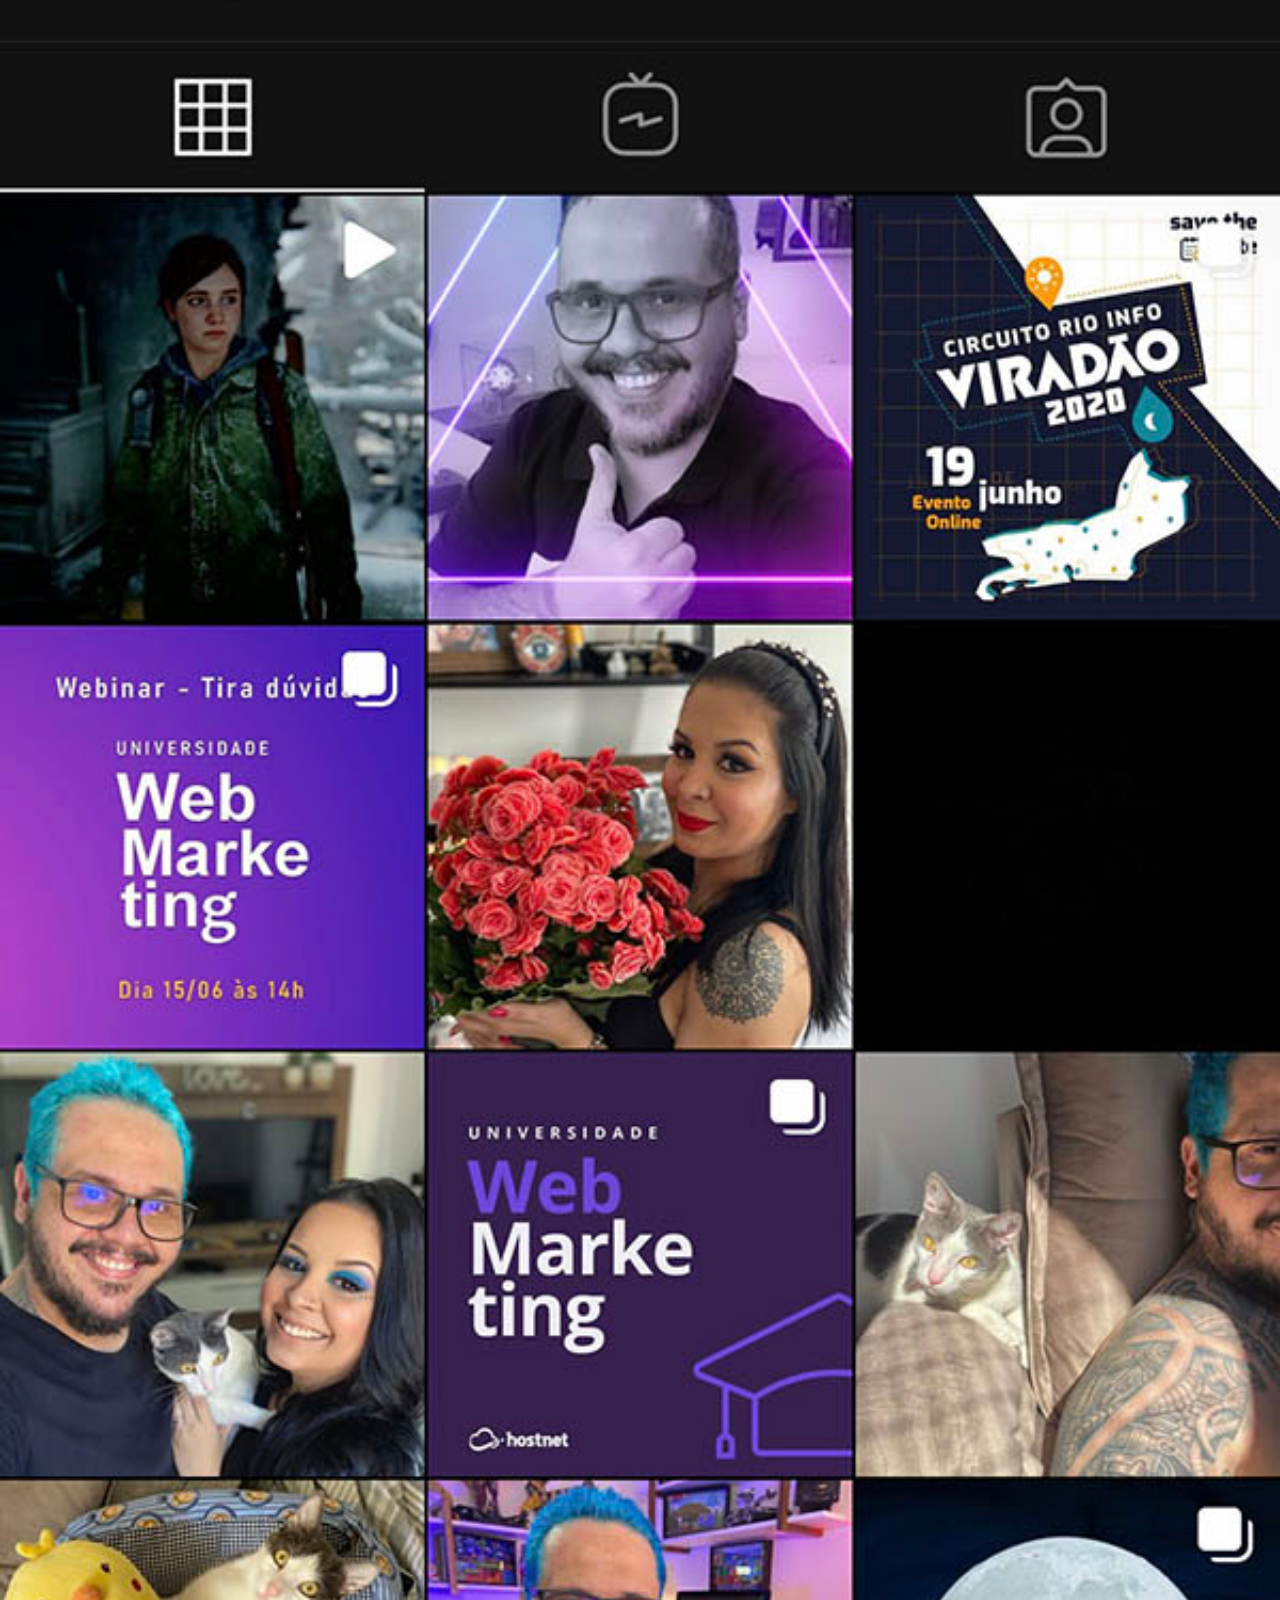
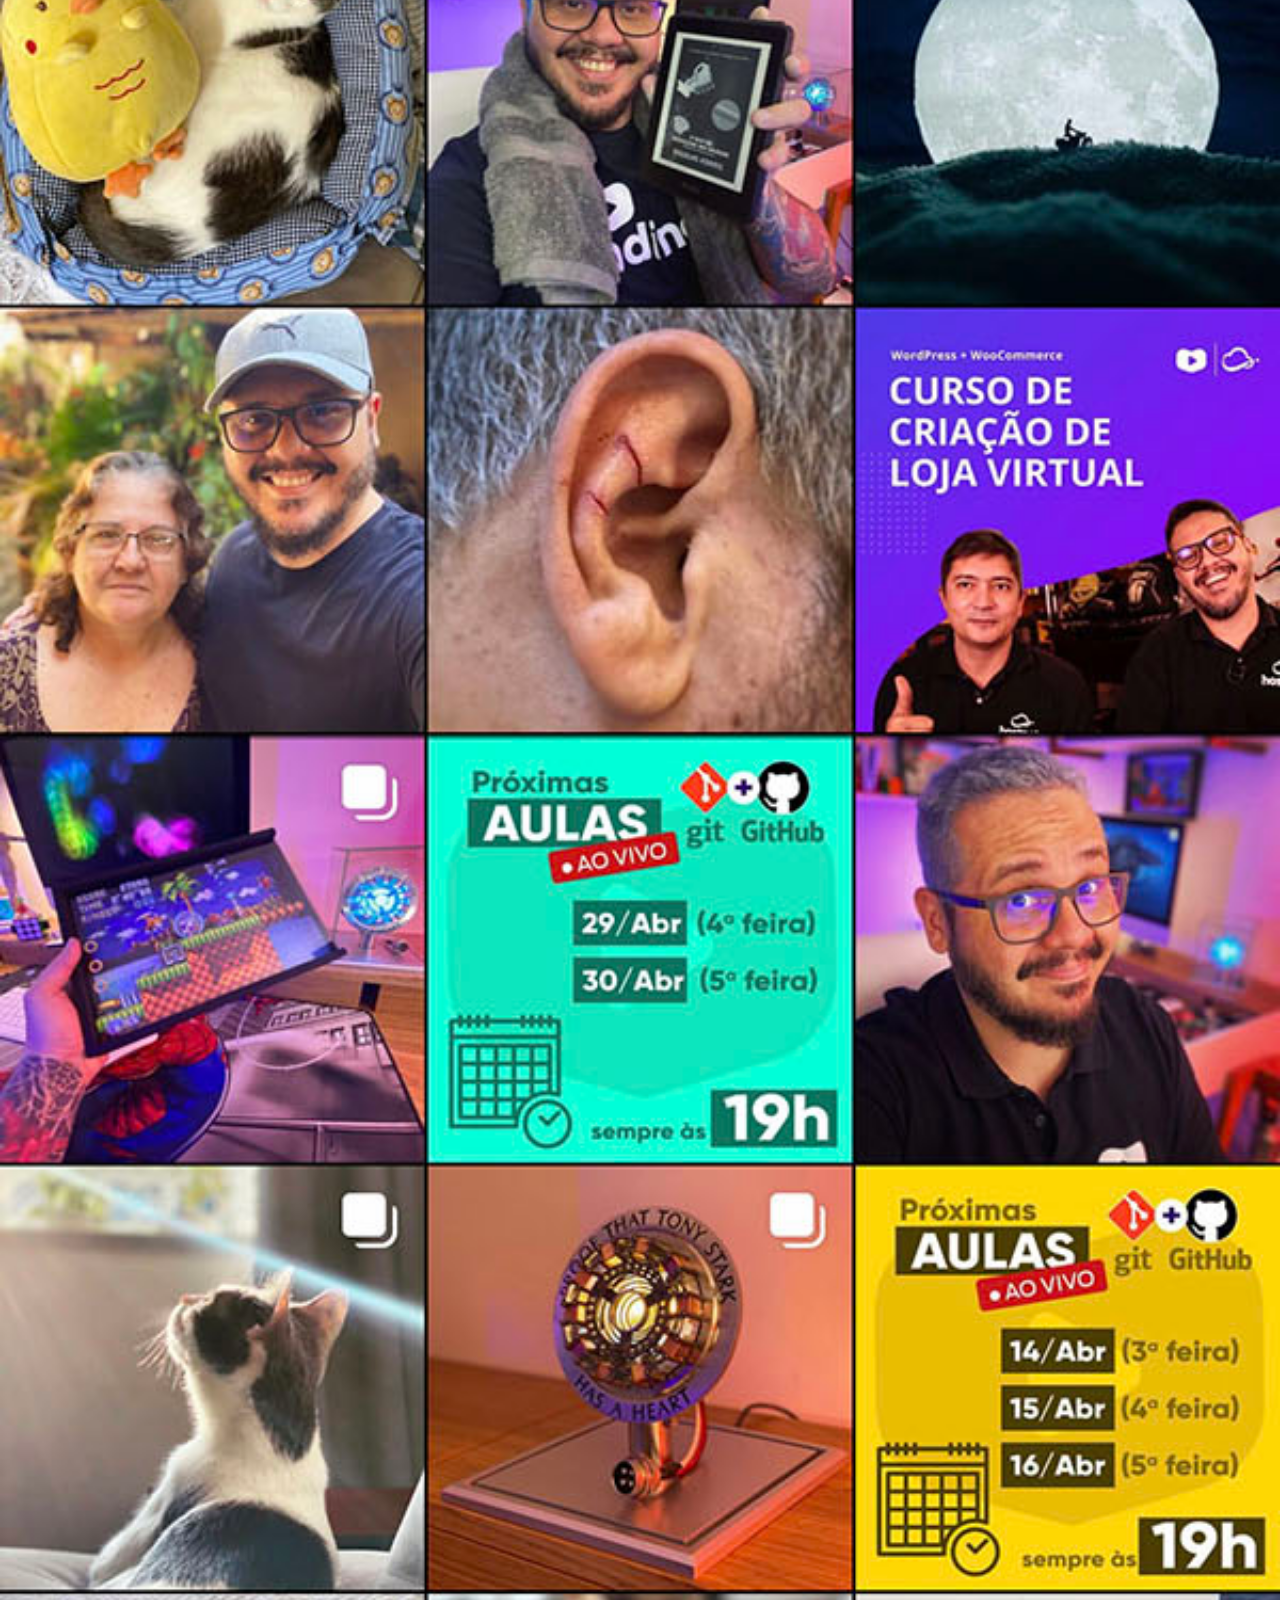
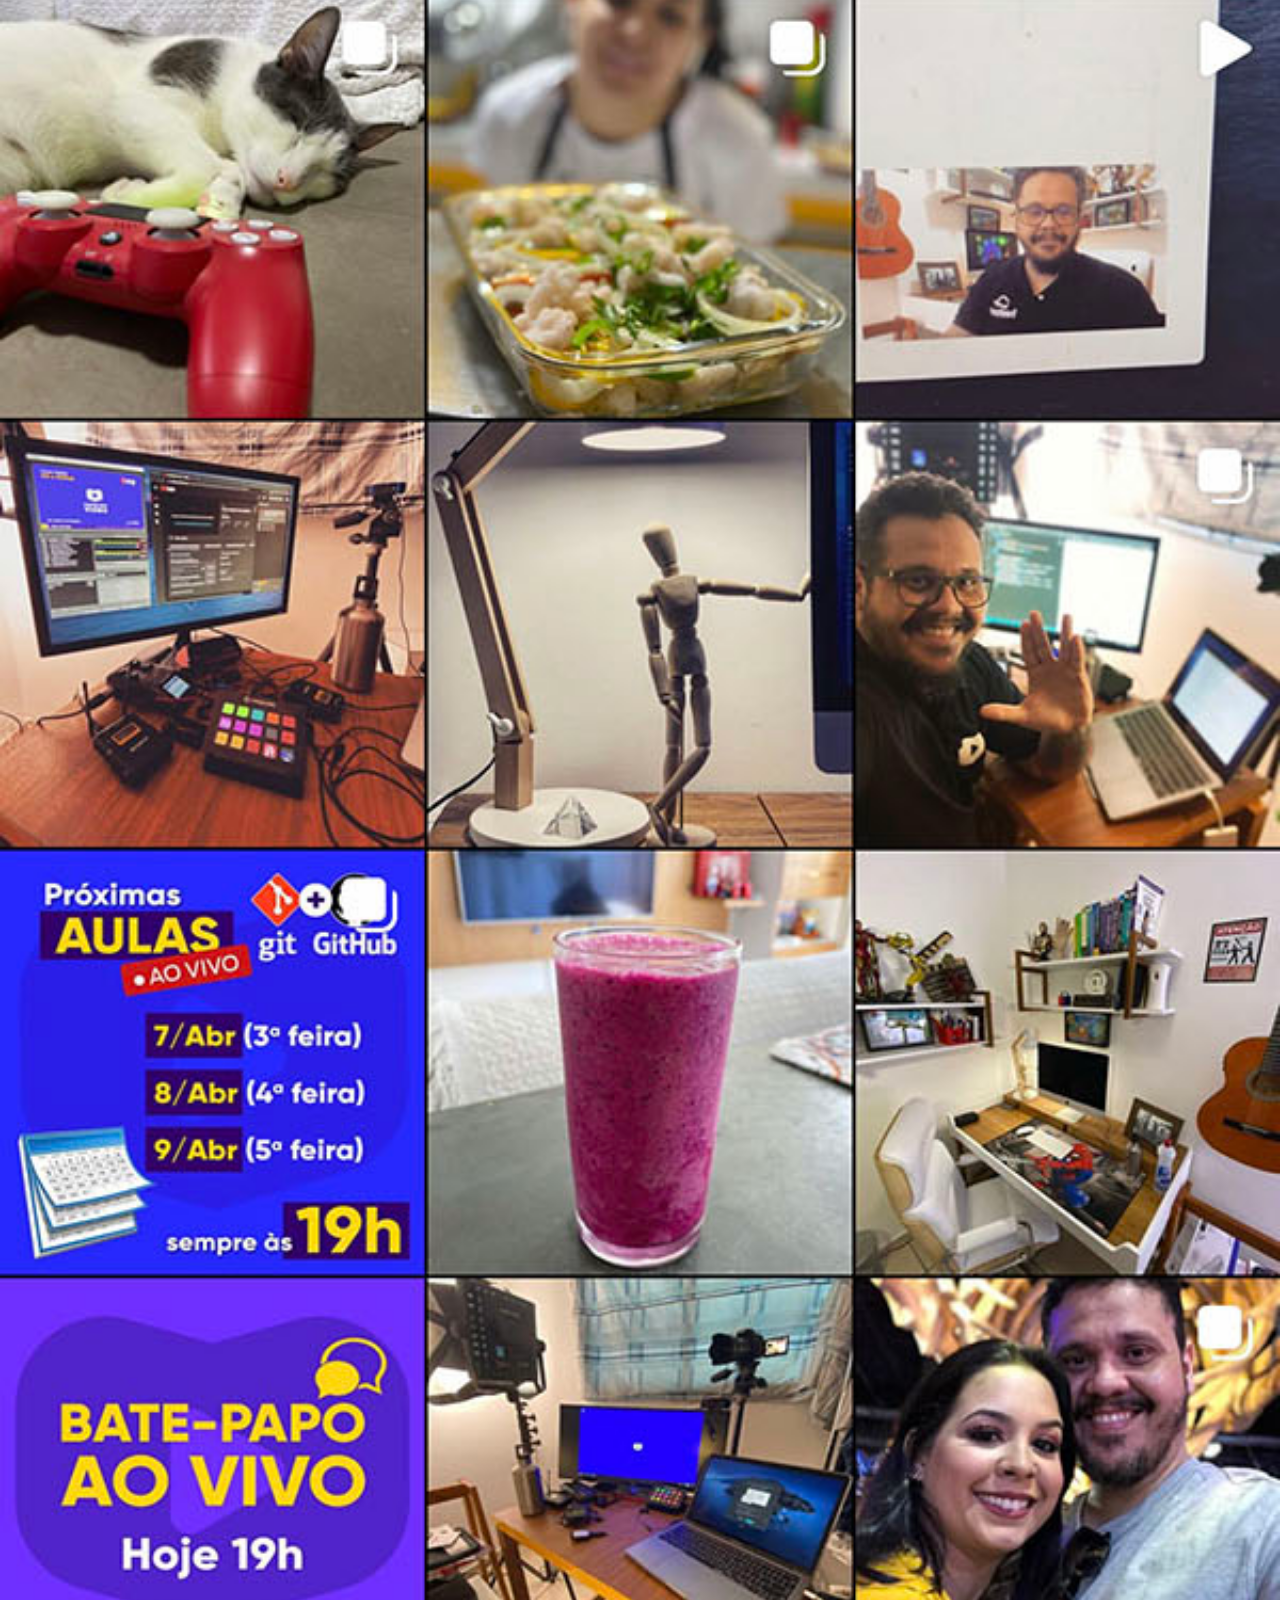
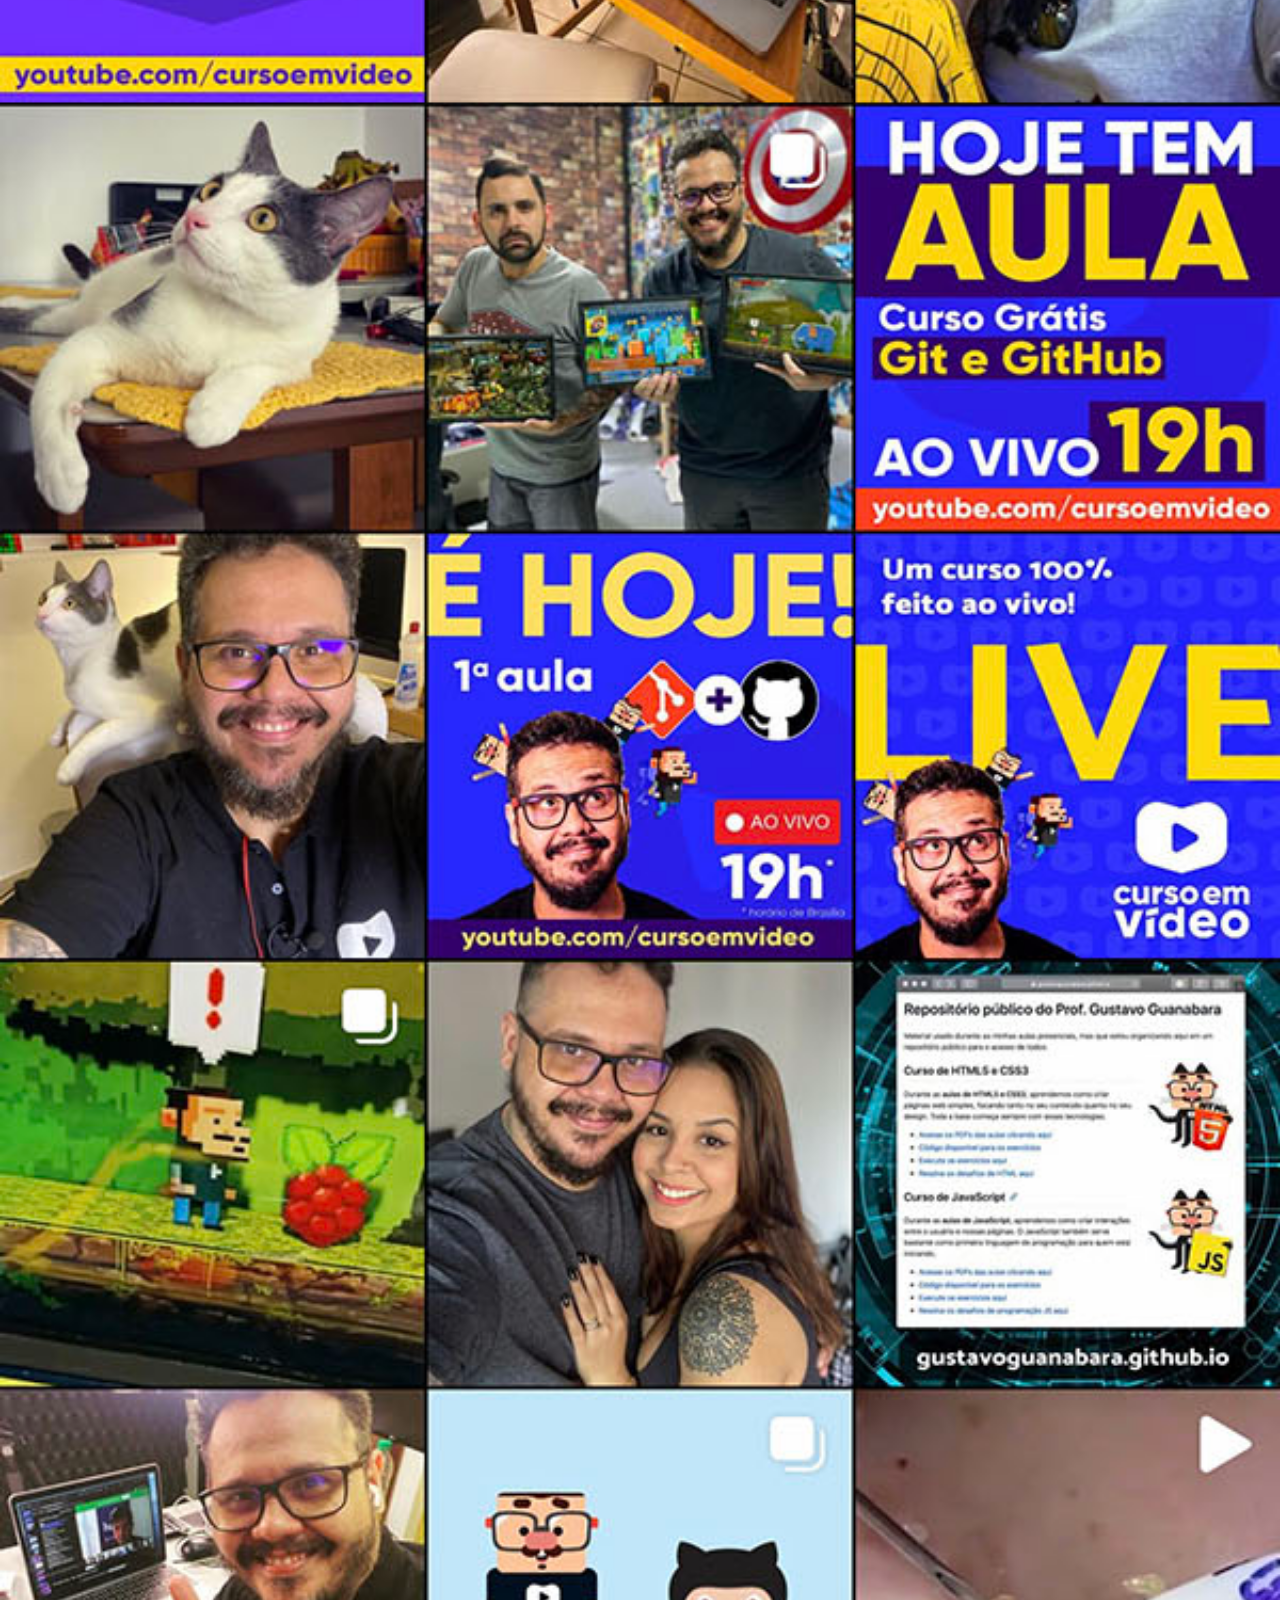
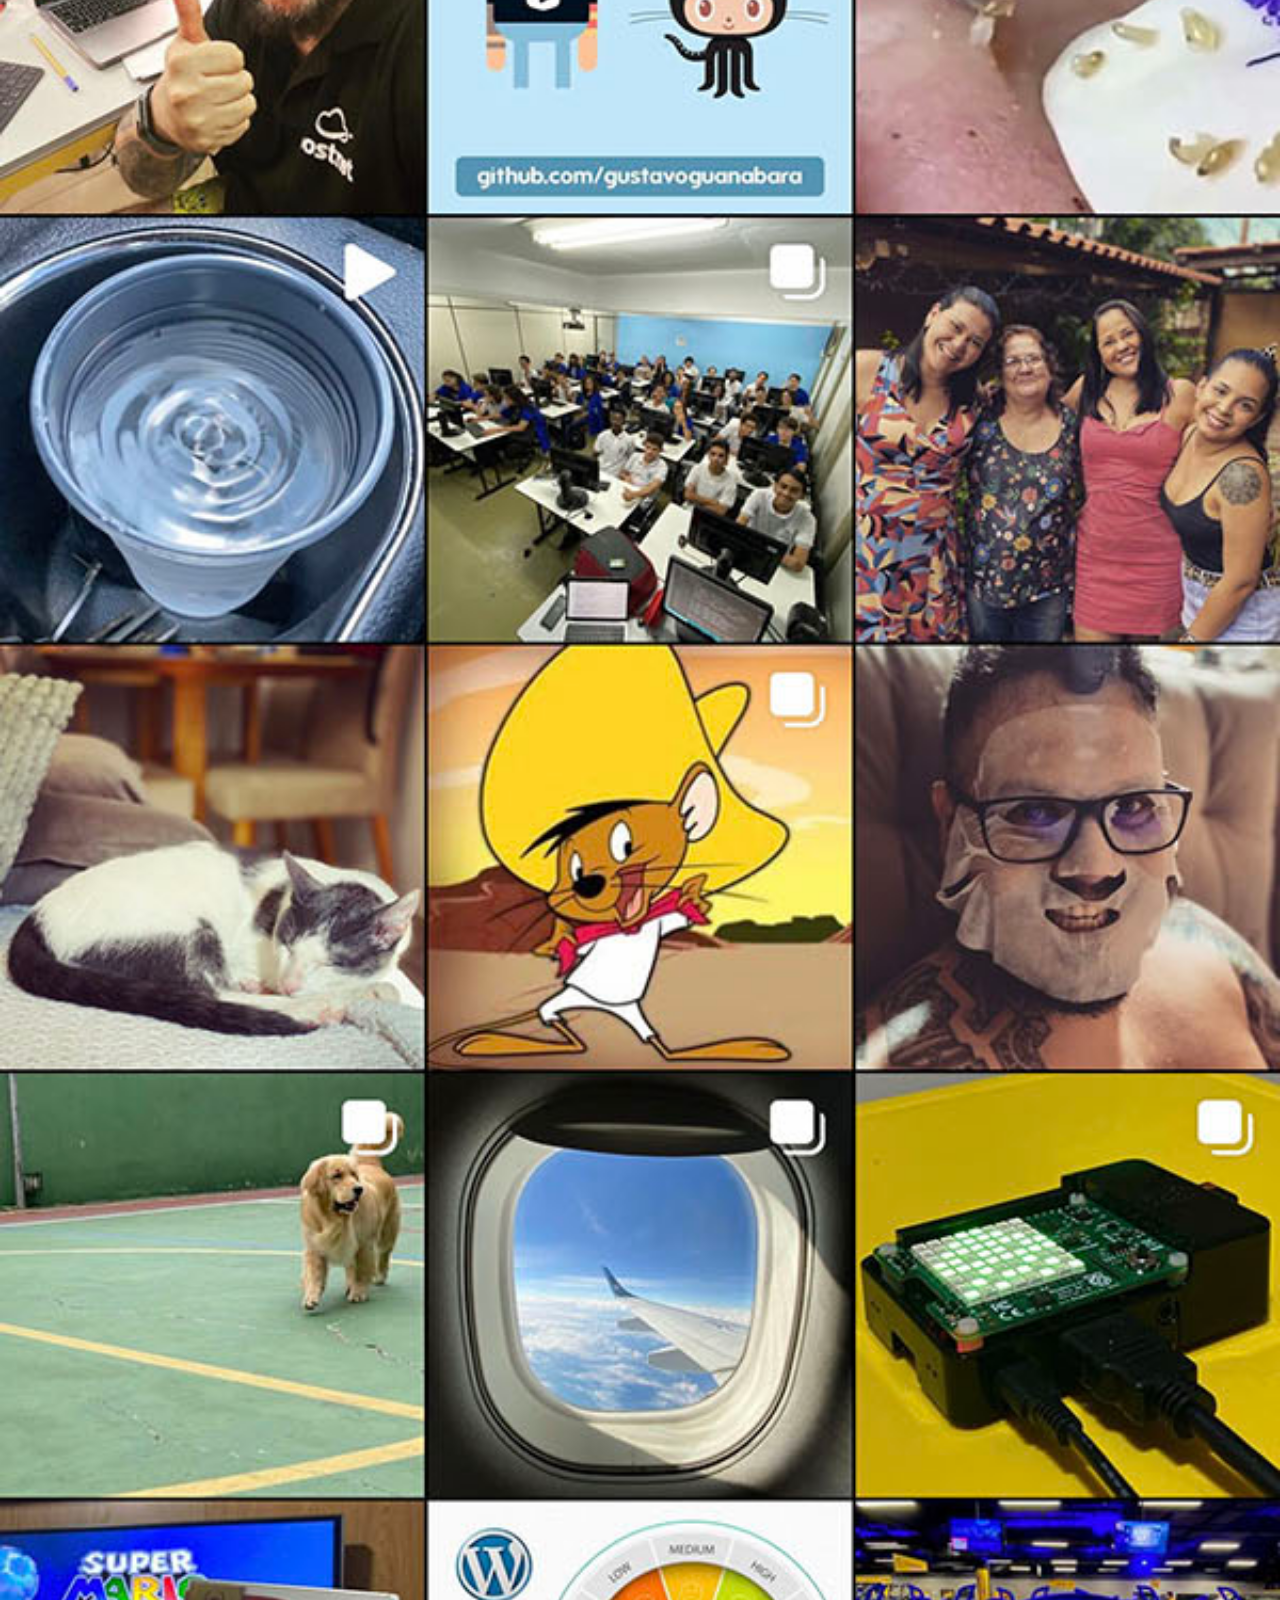
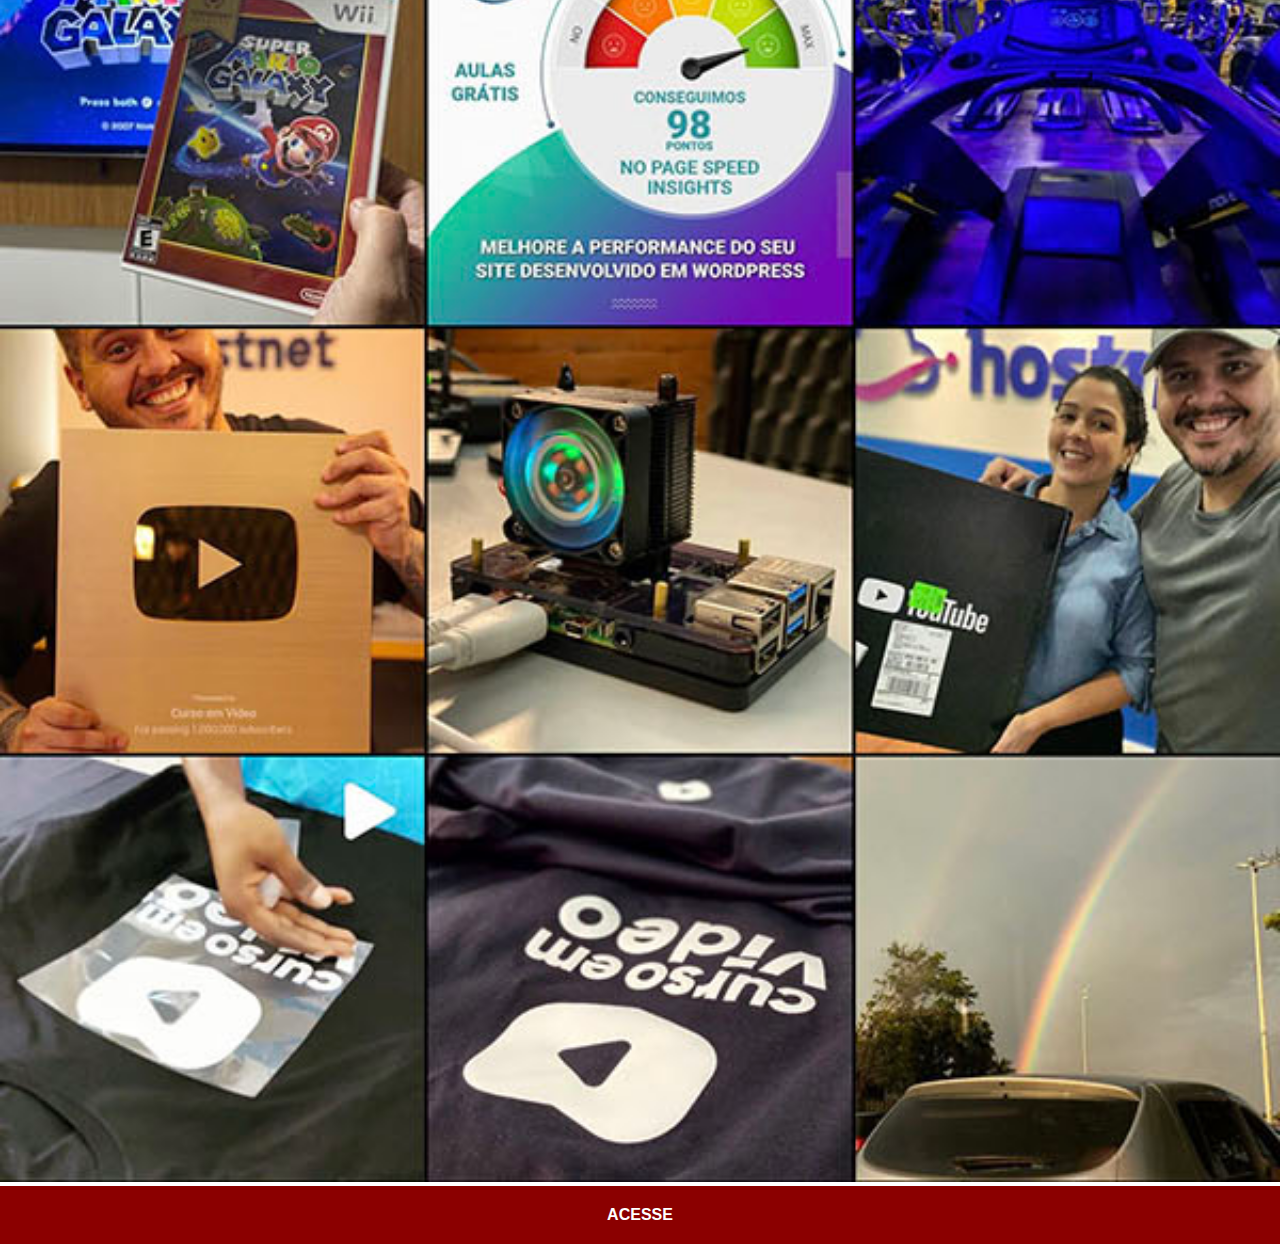
<file: instagram.html>
<!DOCTYPE html>
<html lang="pt-br">
<head>
    <meta charset="UTF-8">
    <meta http-equiv="X-UA-Compatible" content="IE=edge">
    <meta name="viewport" content="width=device-width, initial-scale=1.0">
    <title>Instagram</title>
    <link rel="stylesheet" href="estilos/social.css">
</head>
<body>
    <img src="imagens/tela-instagram.jpg" alt="Instagram">
    <a href="https://www.instagram.com/lucasrukawa" target="_blank">ACESSE</a>
</body>
</html>
</file>
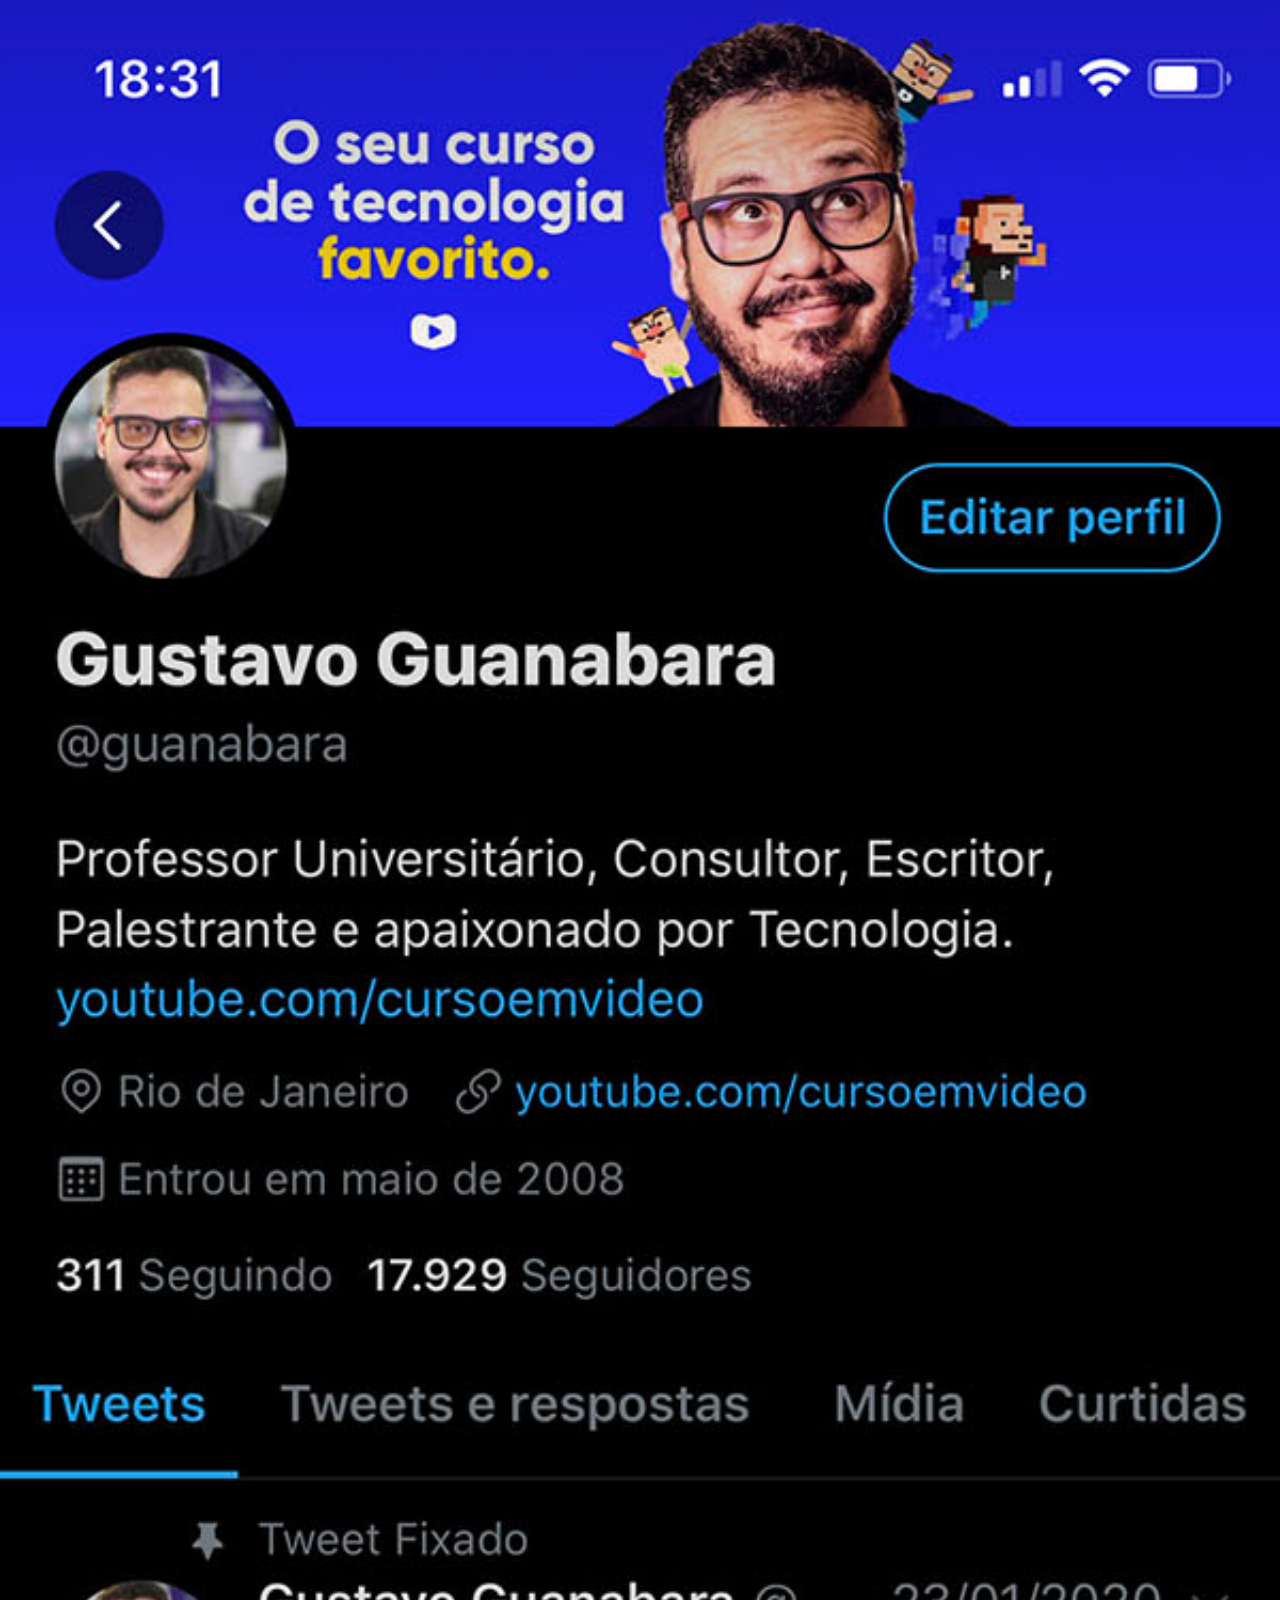
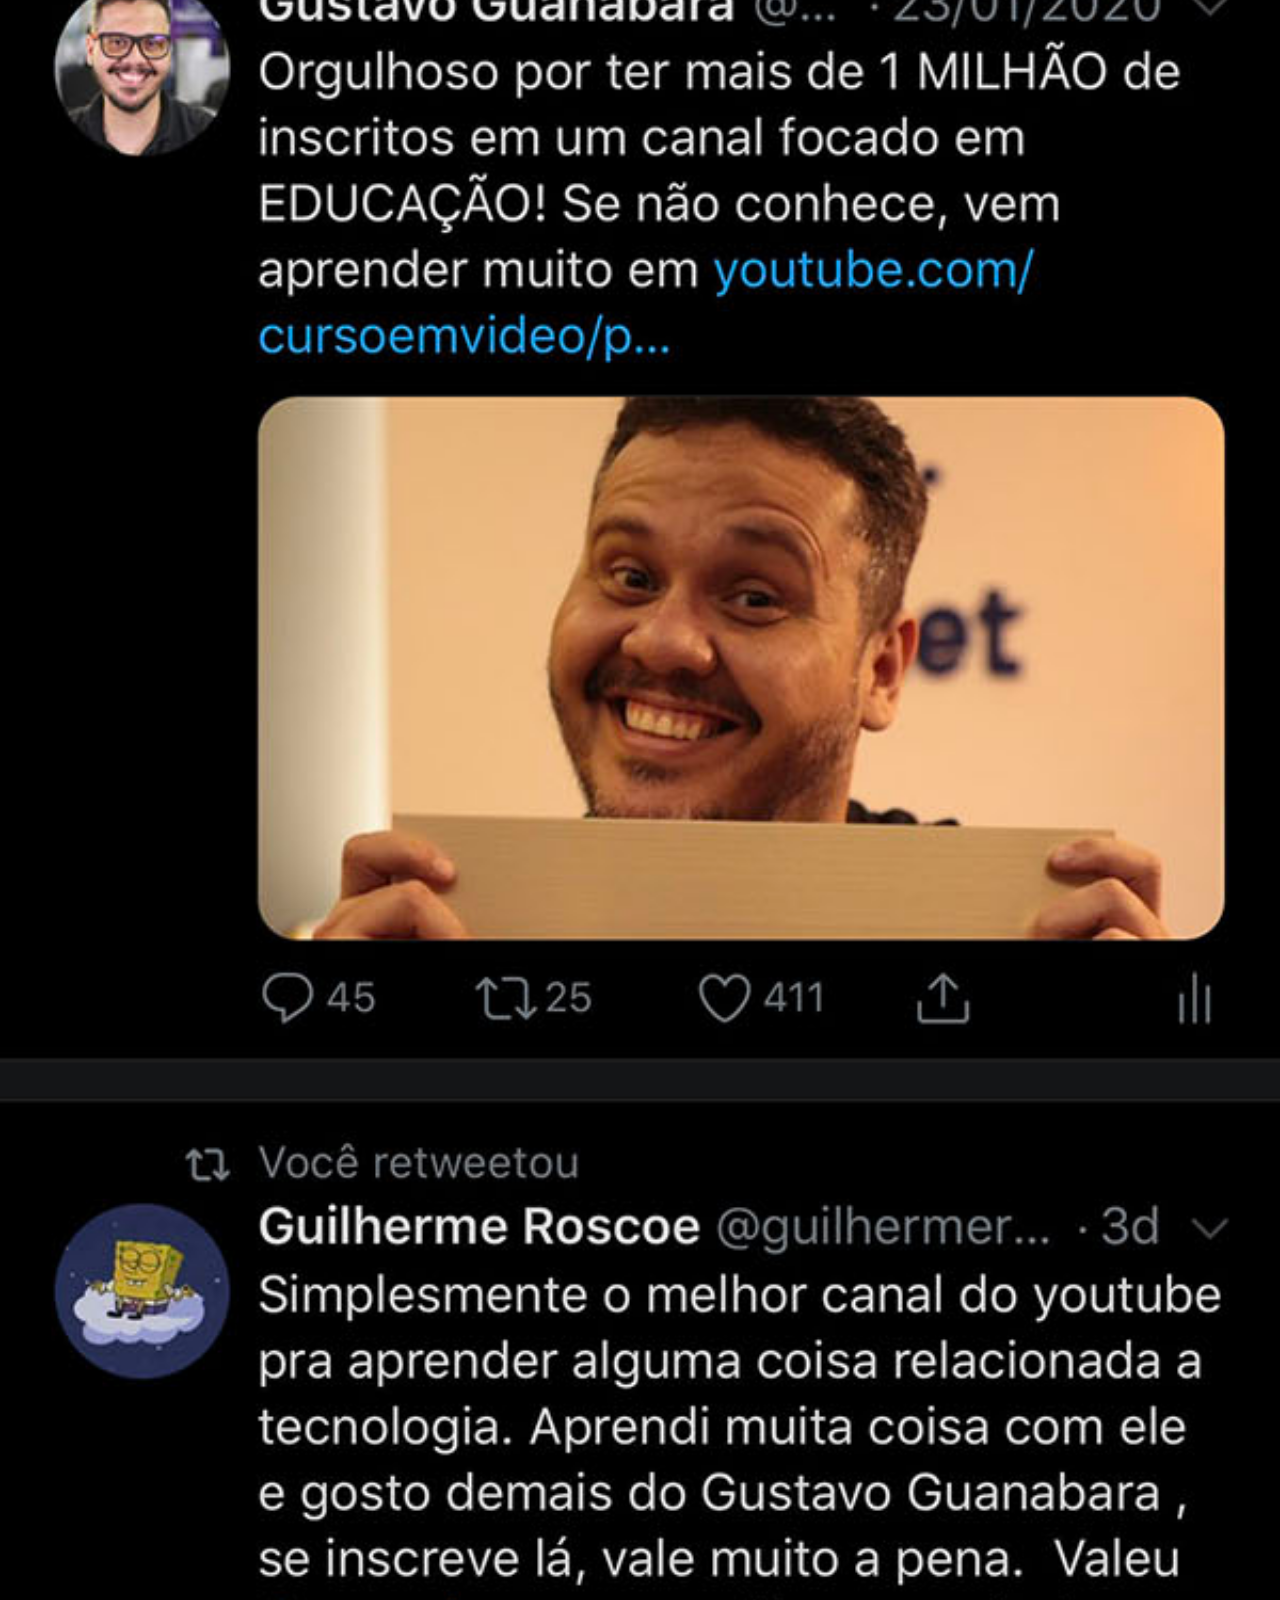
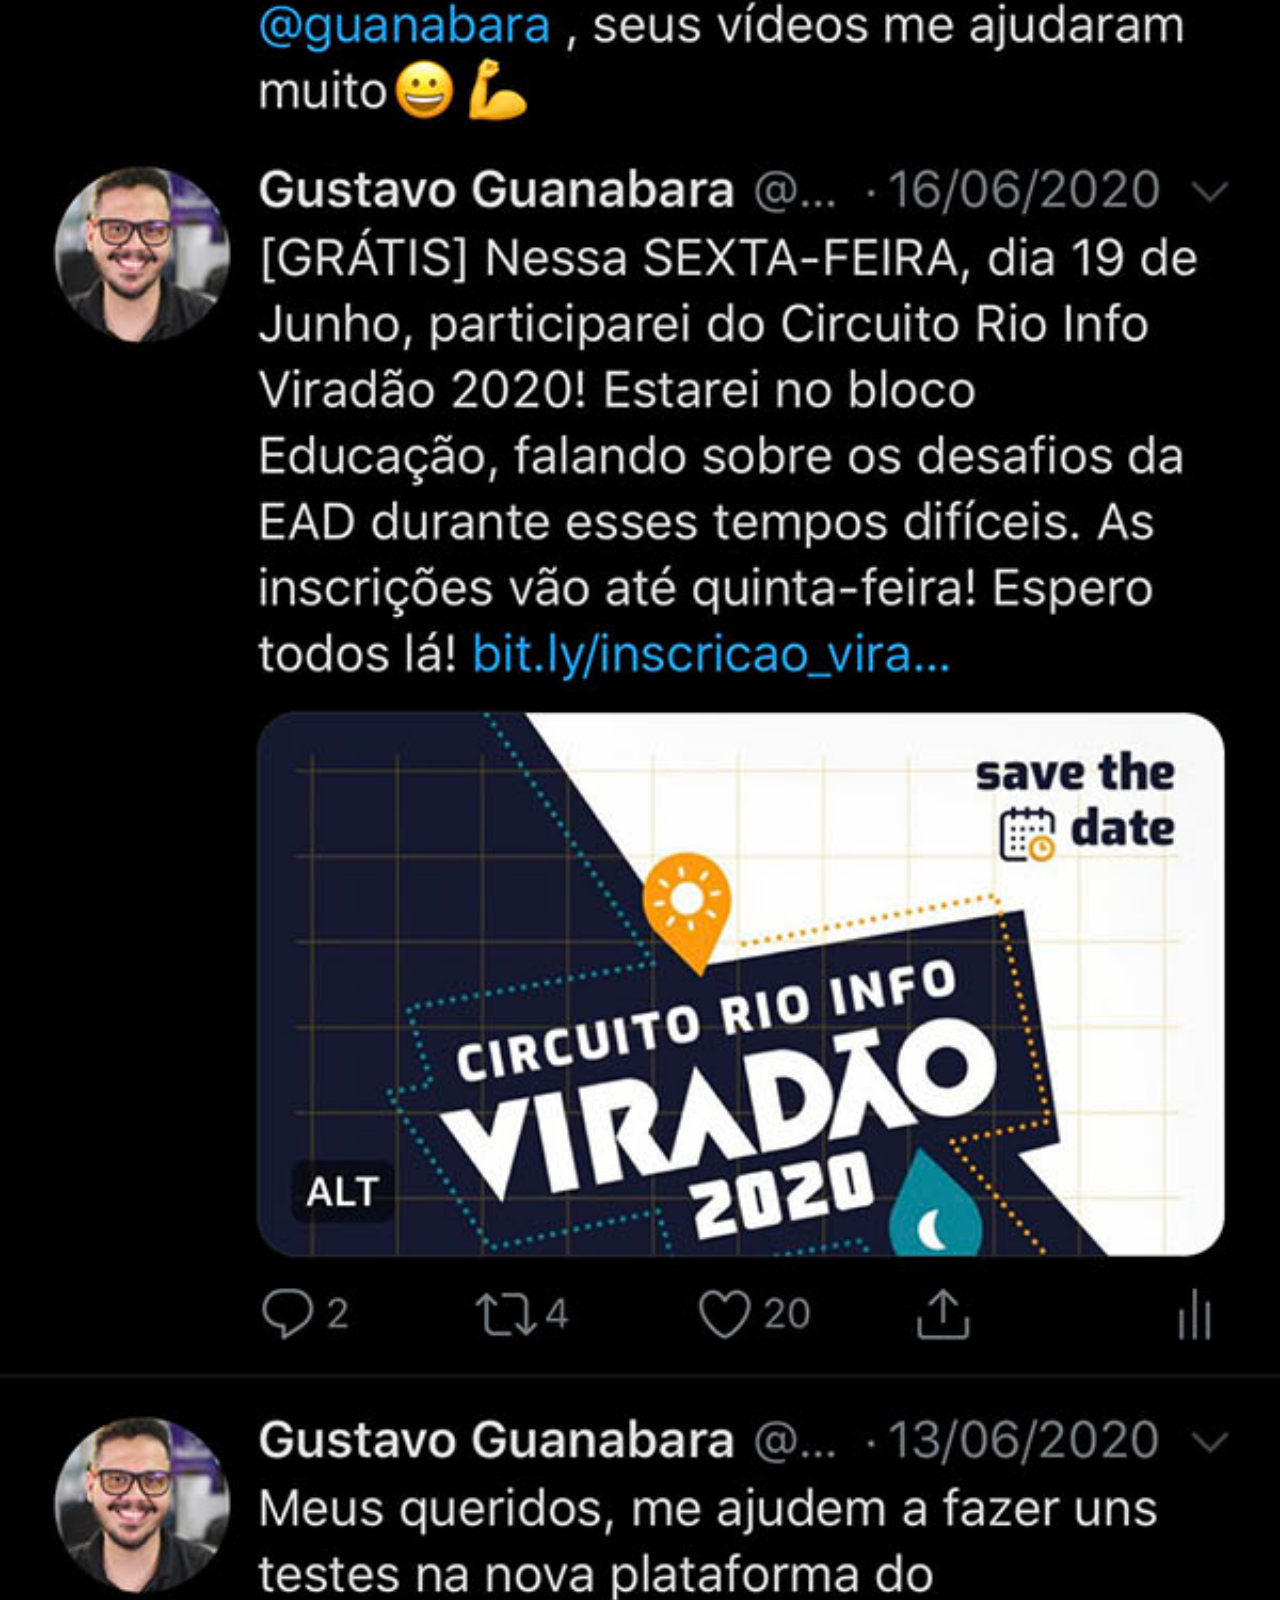
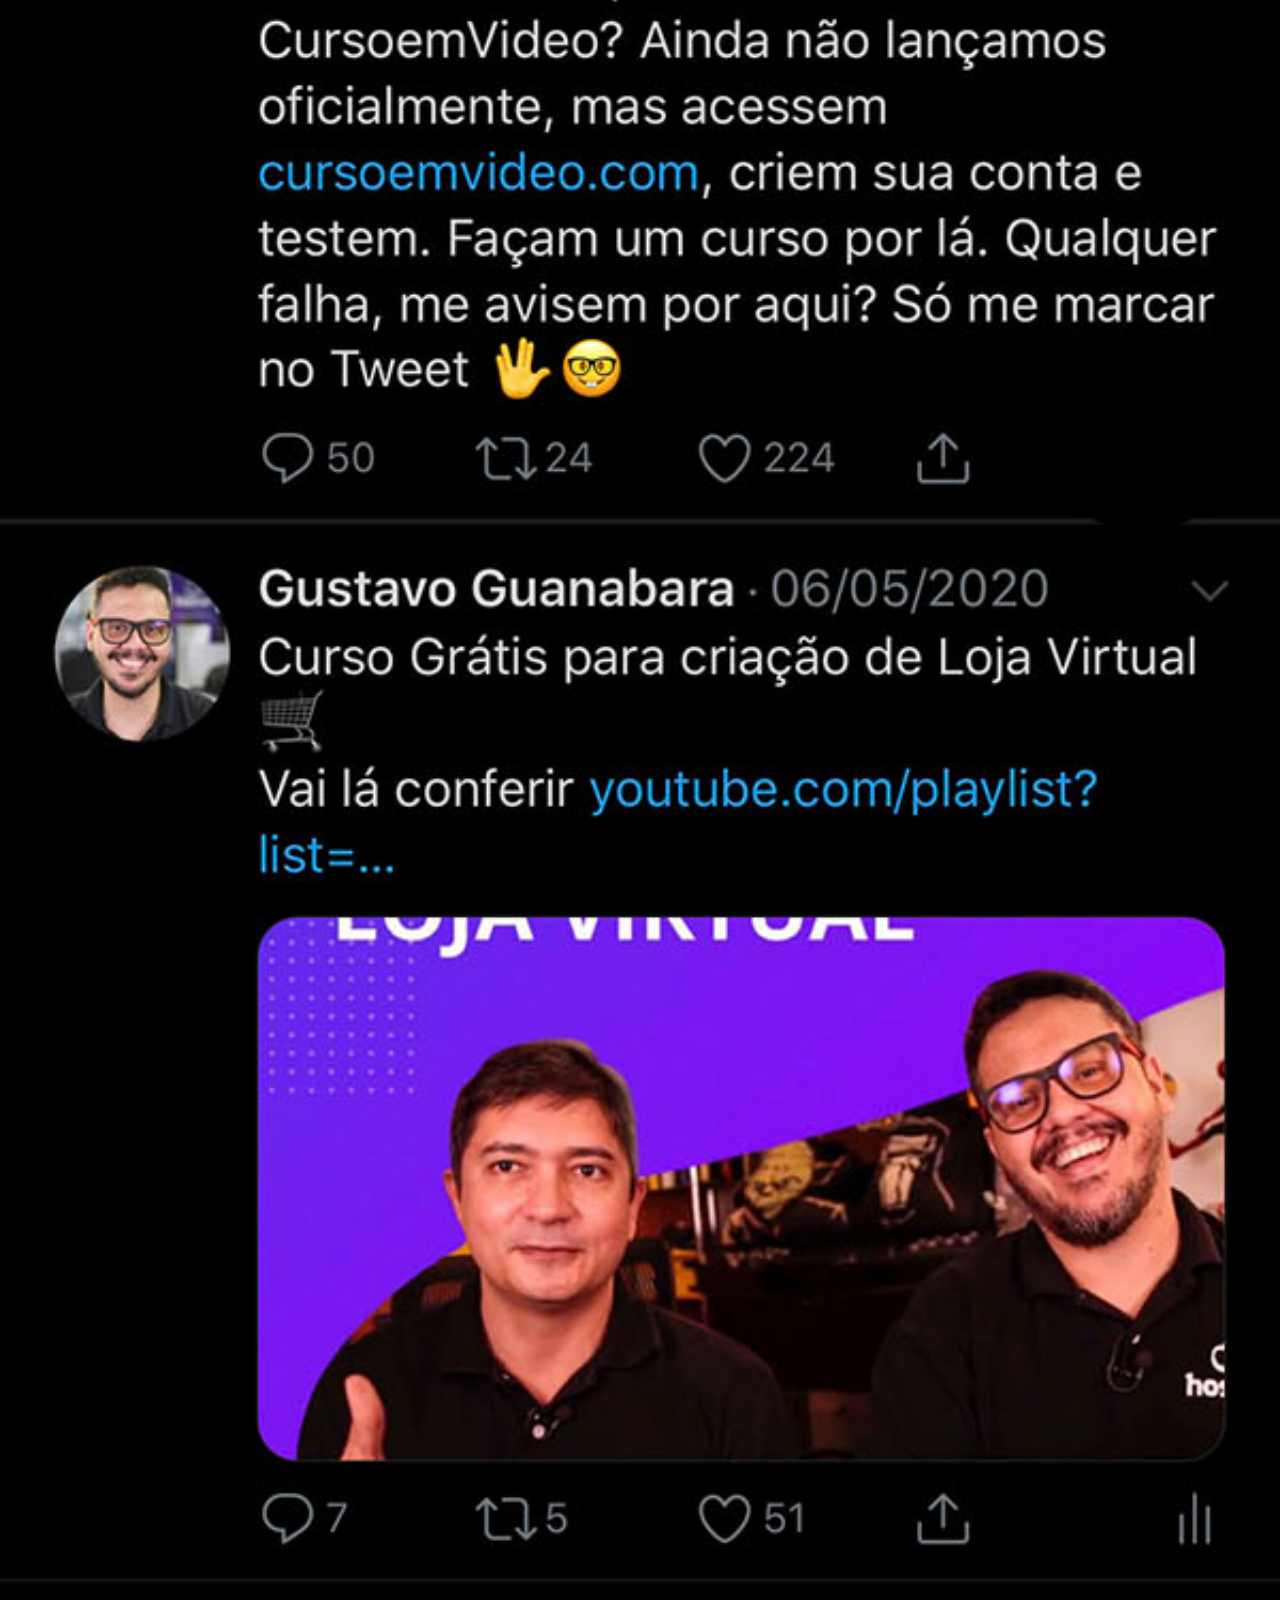
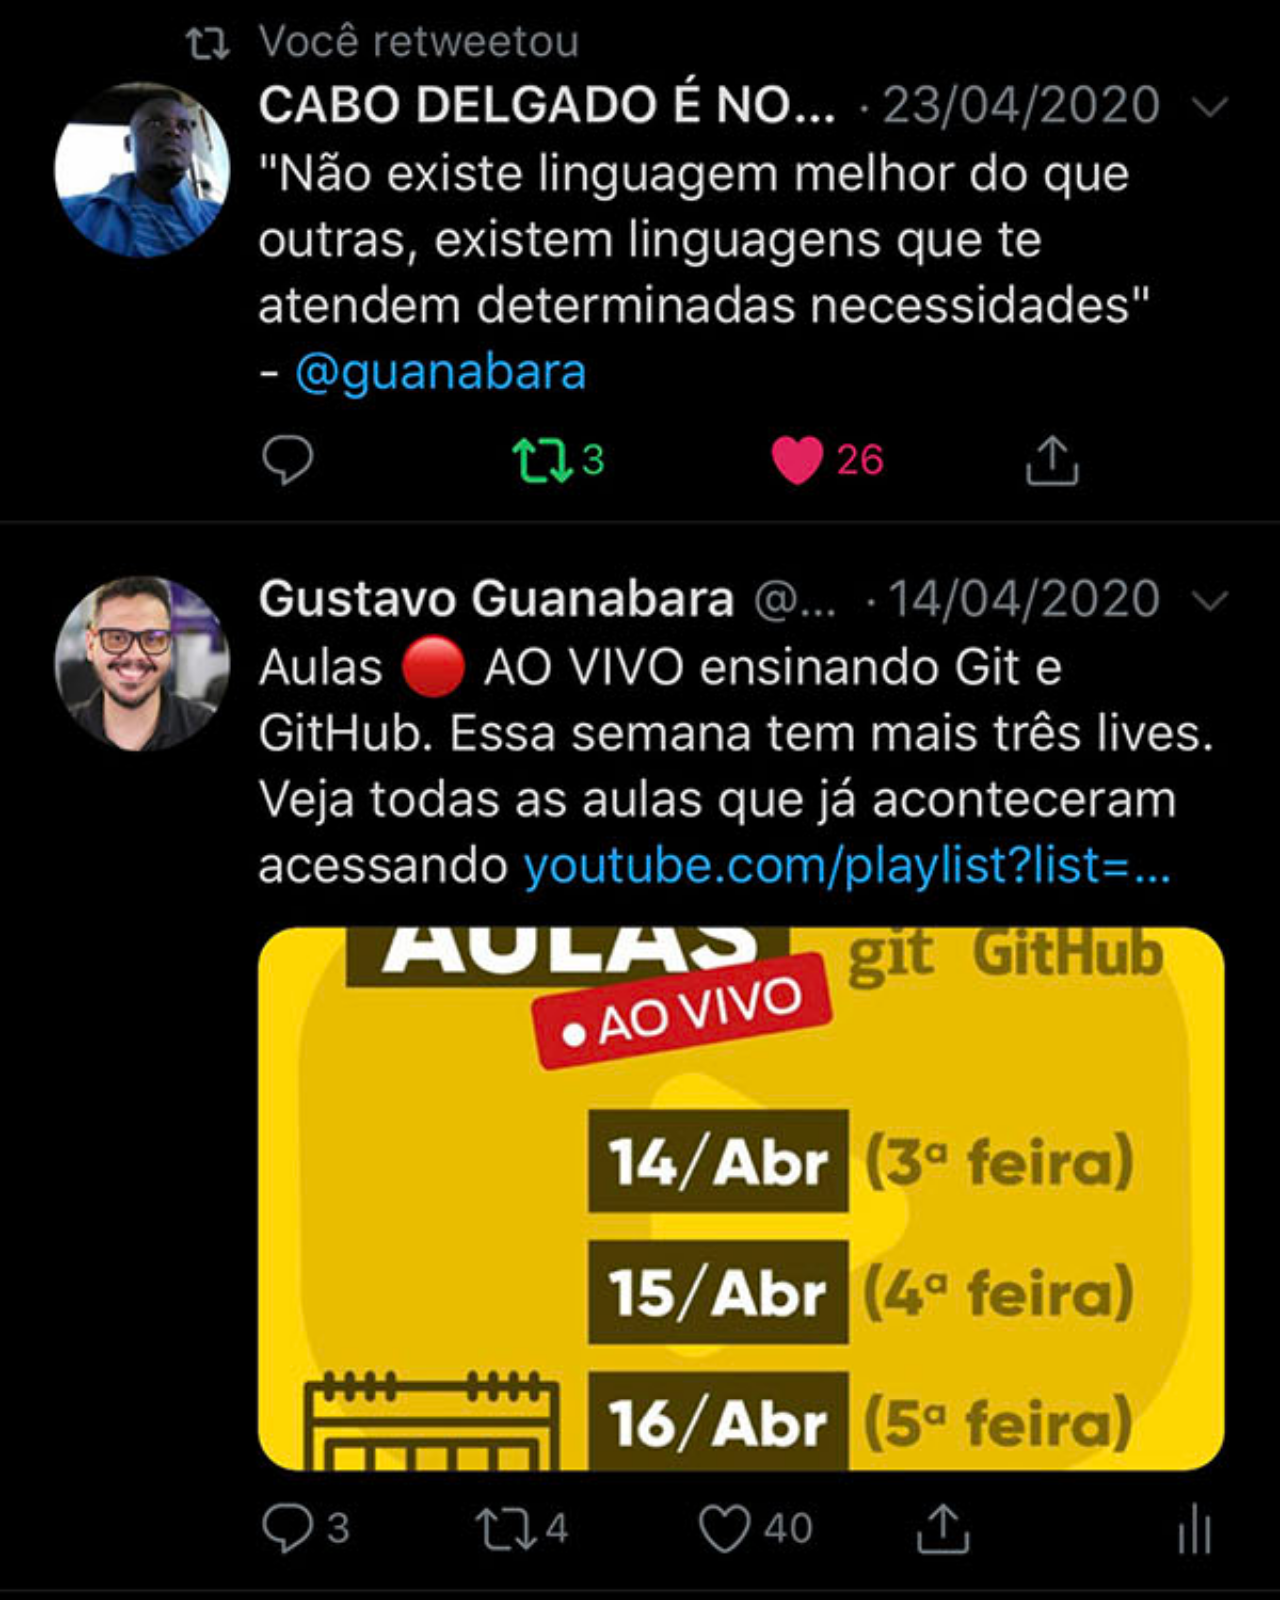
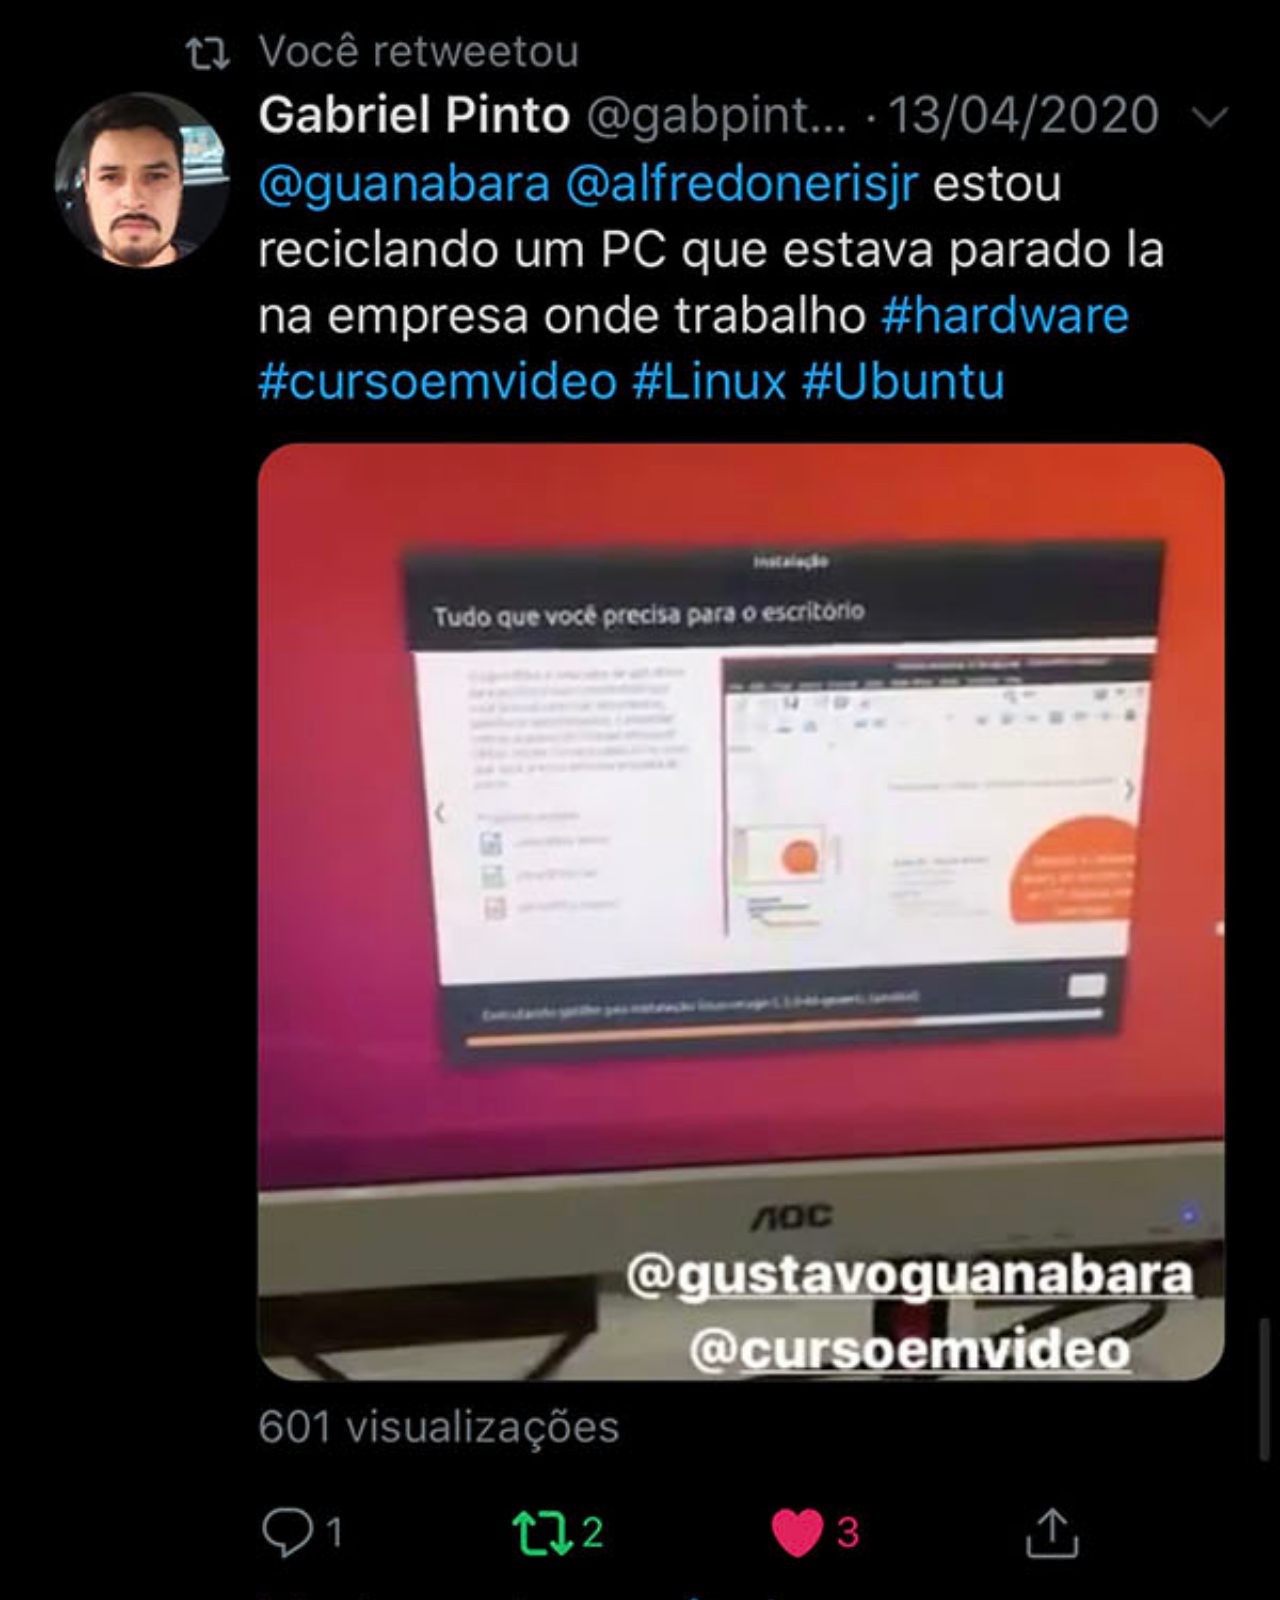
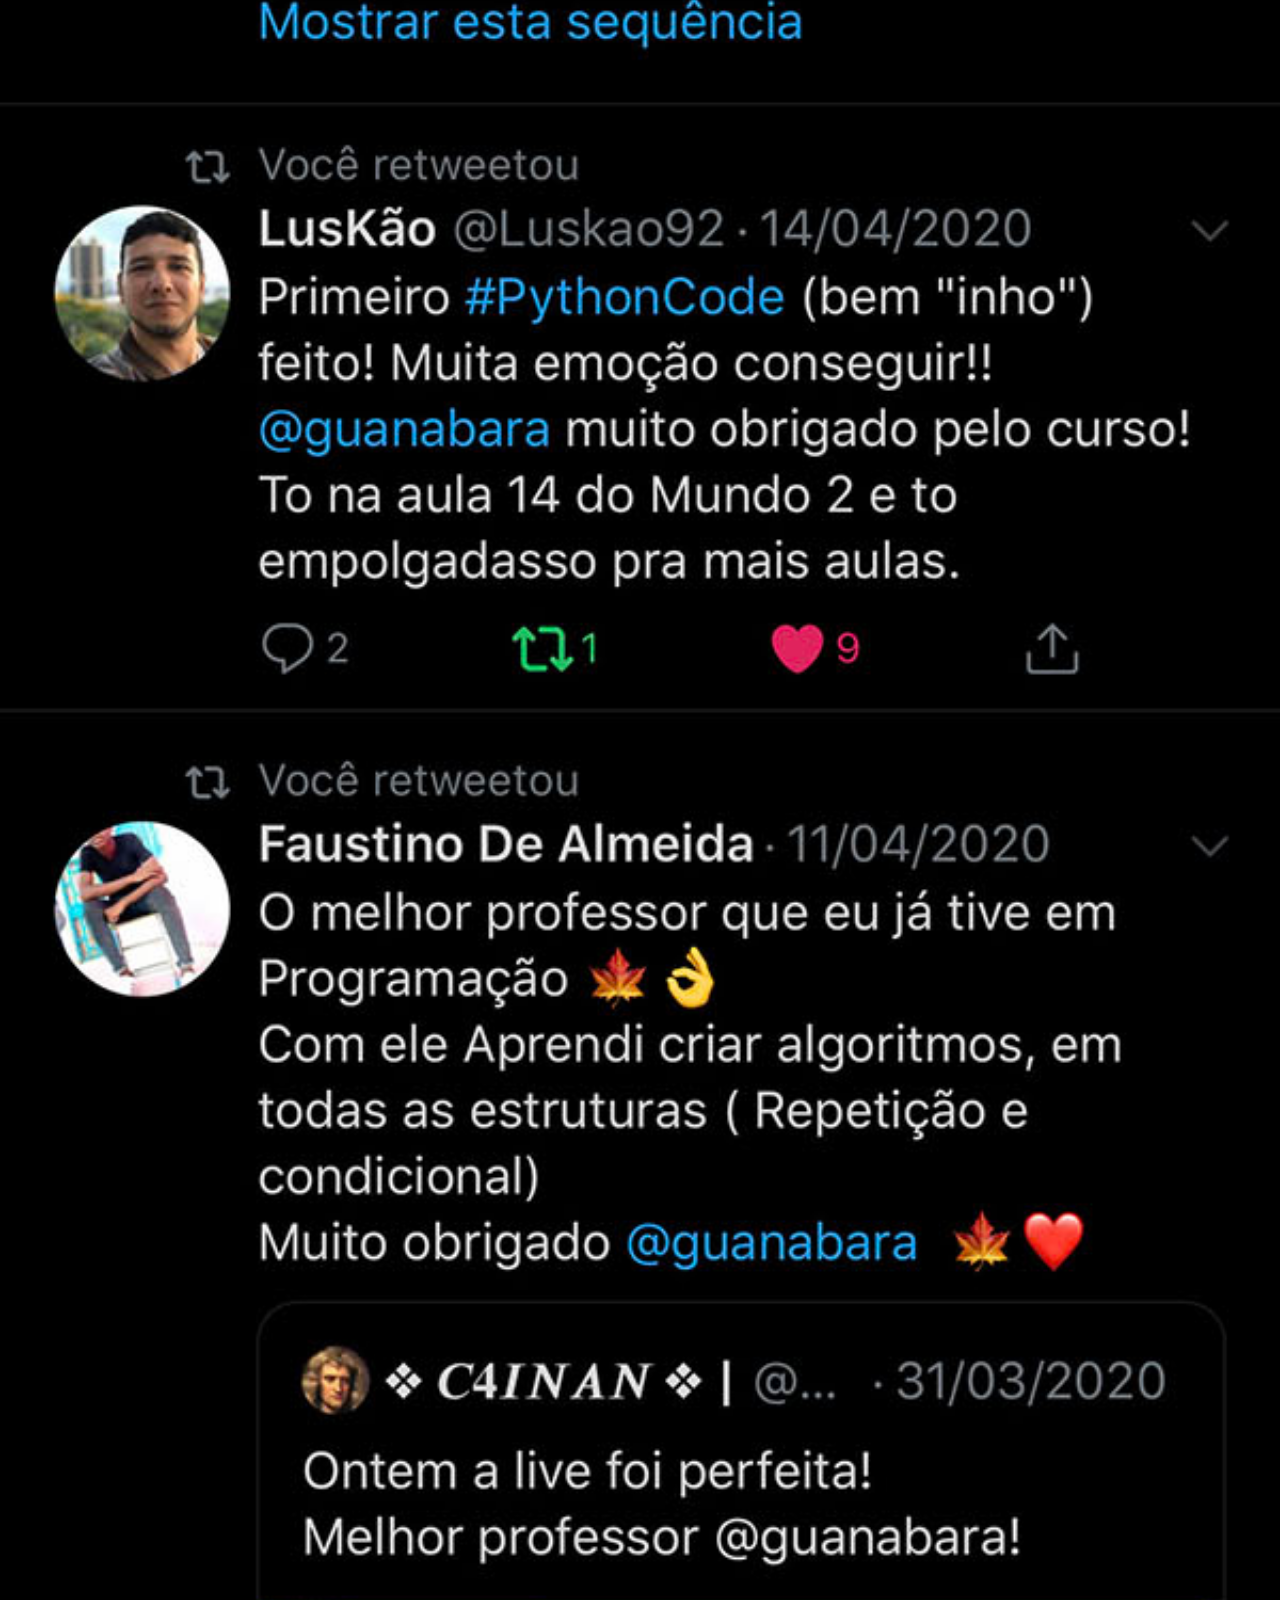
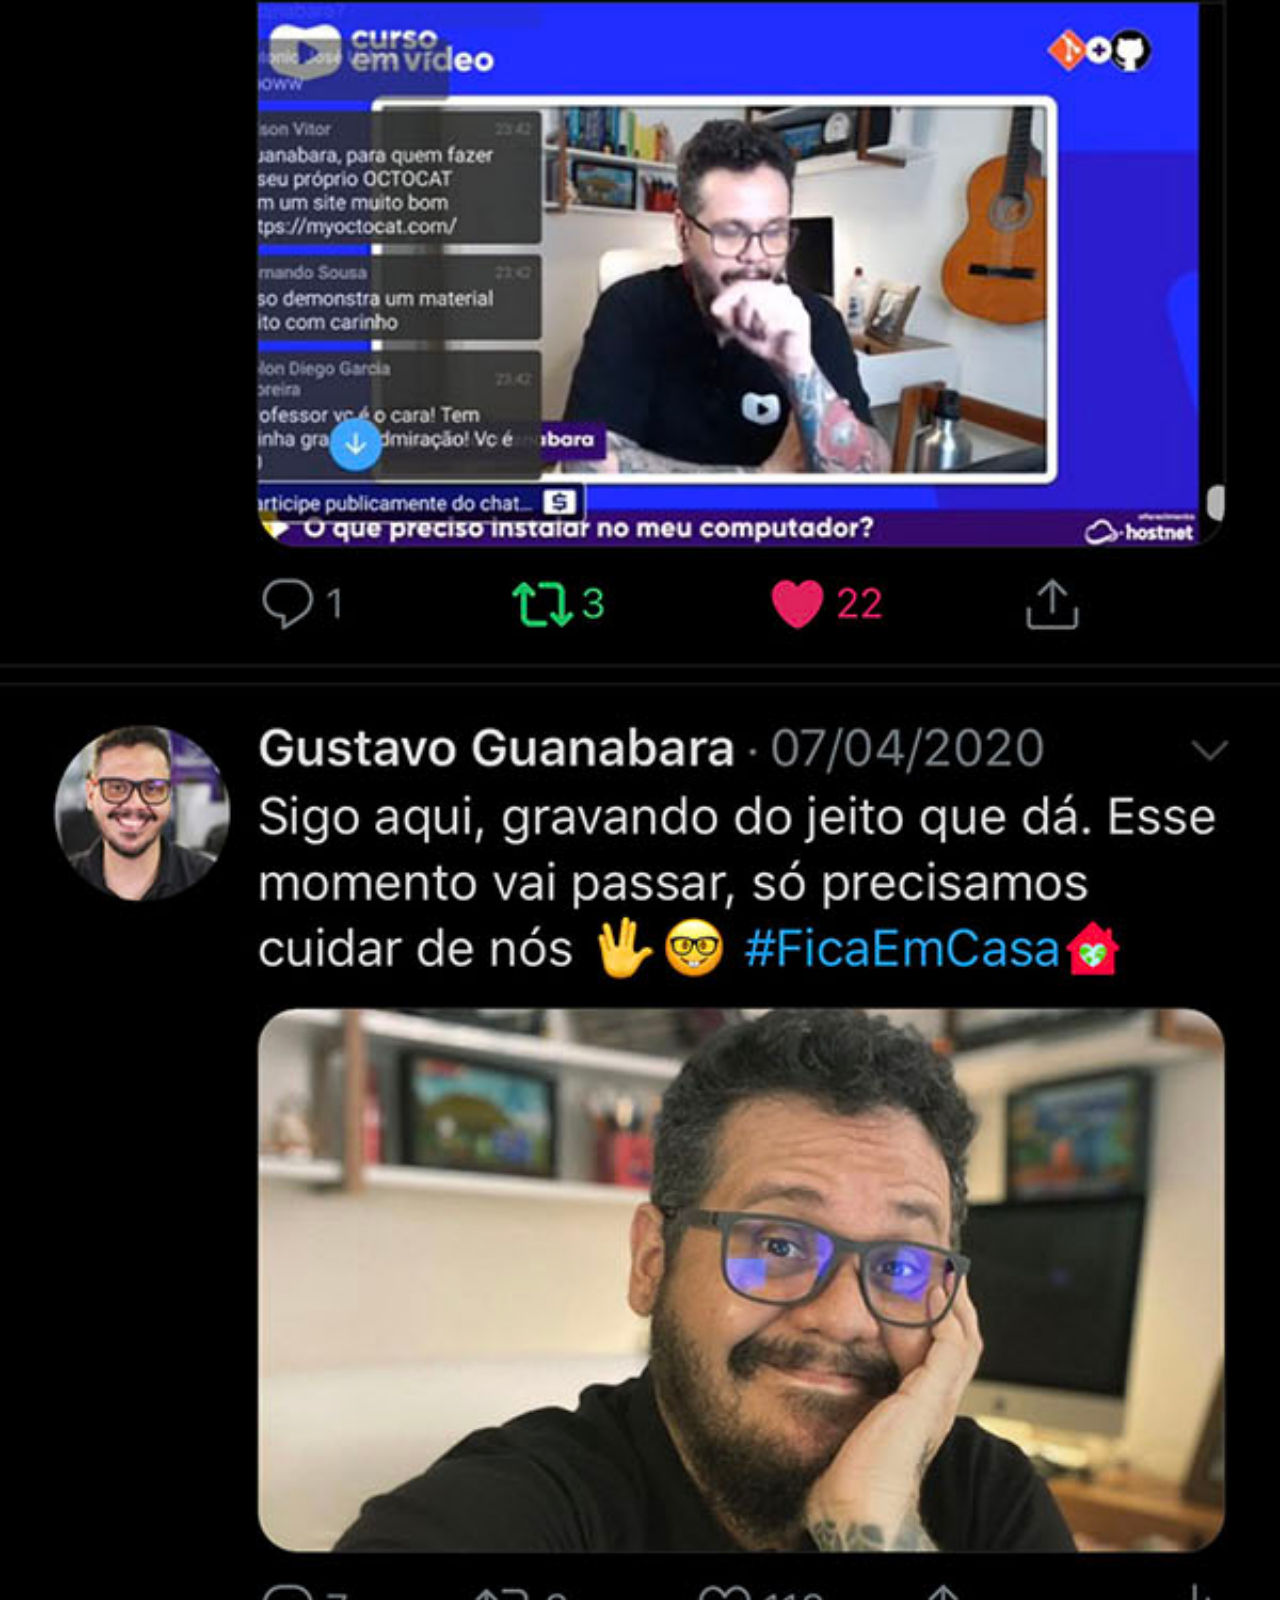
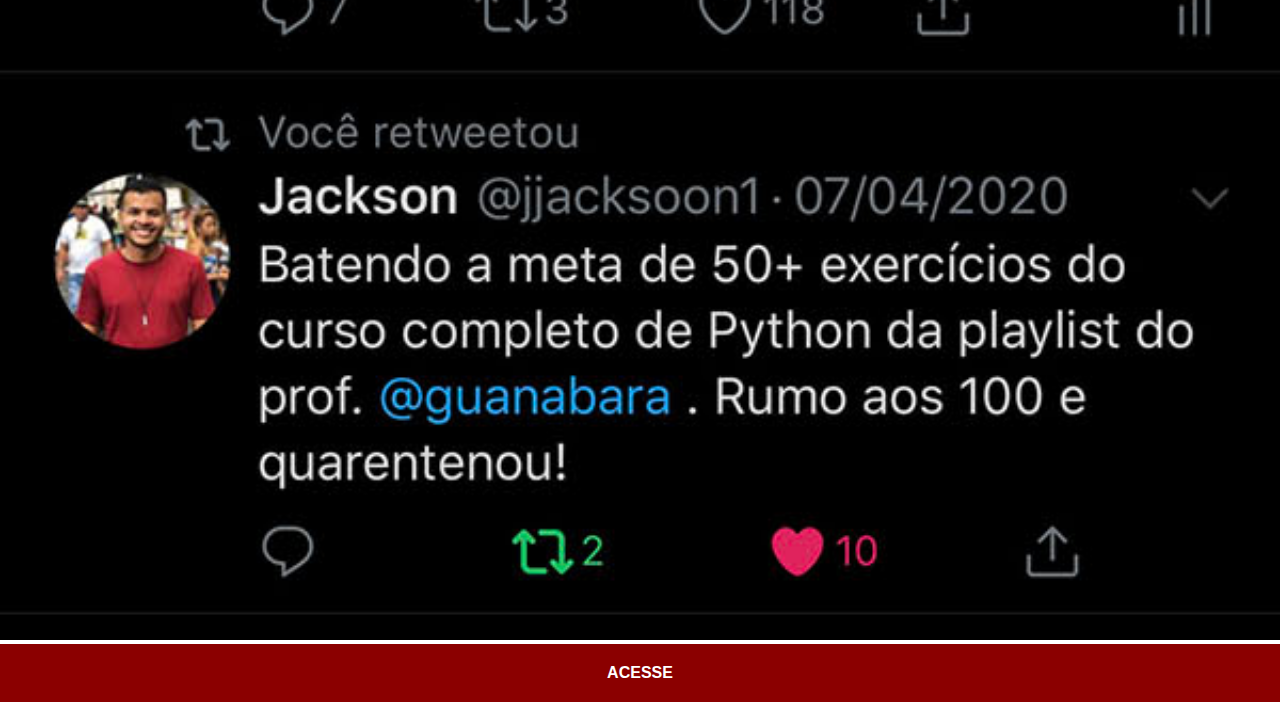
<file: twitter.html>
<!DOCTYPE html>
<html lang="pt-br">
<head>
    <meta charset="UTF-8">
    <meta http-equiv="X-UA-Compatible" content="IE=edge">
    <meta name="viewport" content="width=device-width, initial-scale=1.0">
    <title>Twitter</title>
    <link rel="stylesheet" href="estilos/social.css">
</head>
<body>
    <img src="imagens/tela-twitter.jpg" alt="Twitter">
    <a href="https://www.twitter.com/@rukawalucas" target="_blank">ACESSE</a>
</body>
</html>
</file>
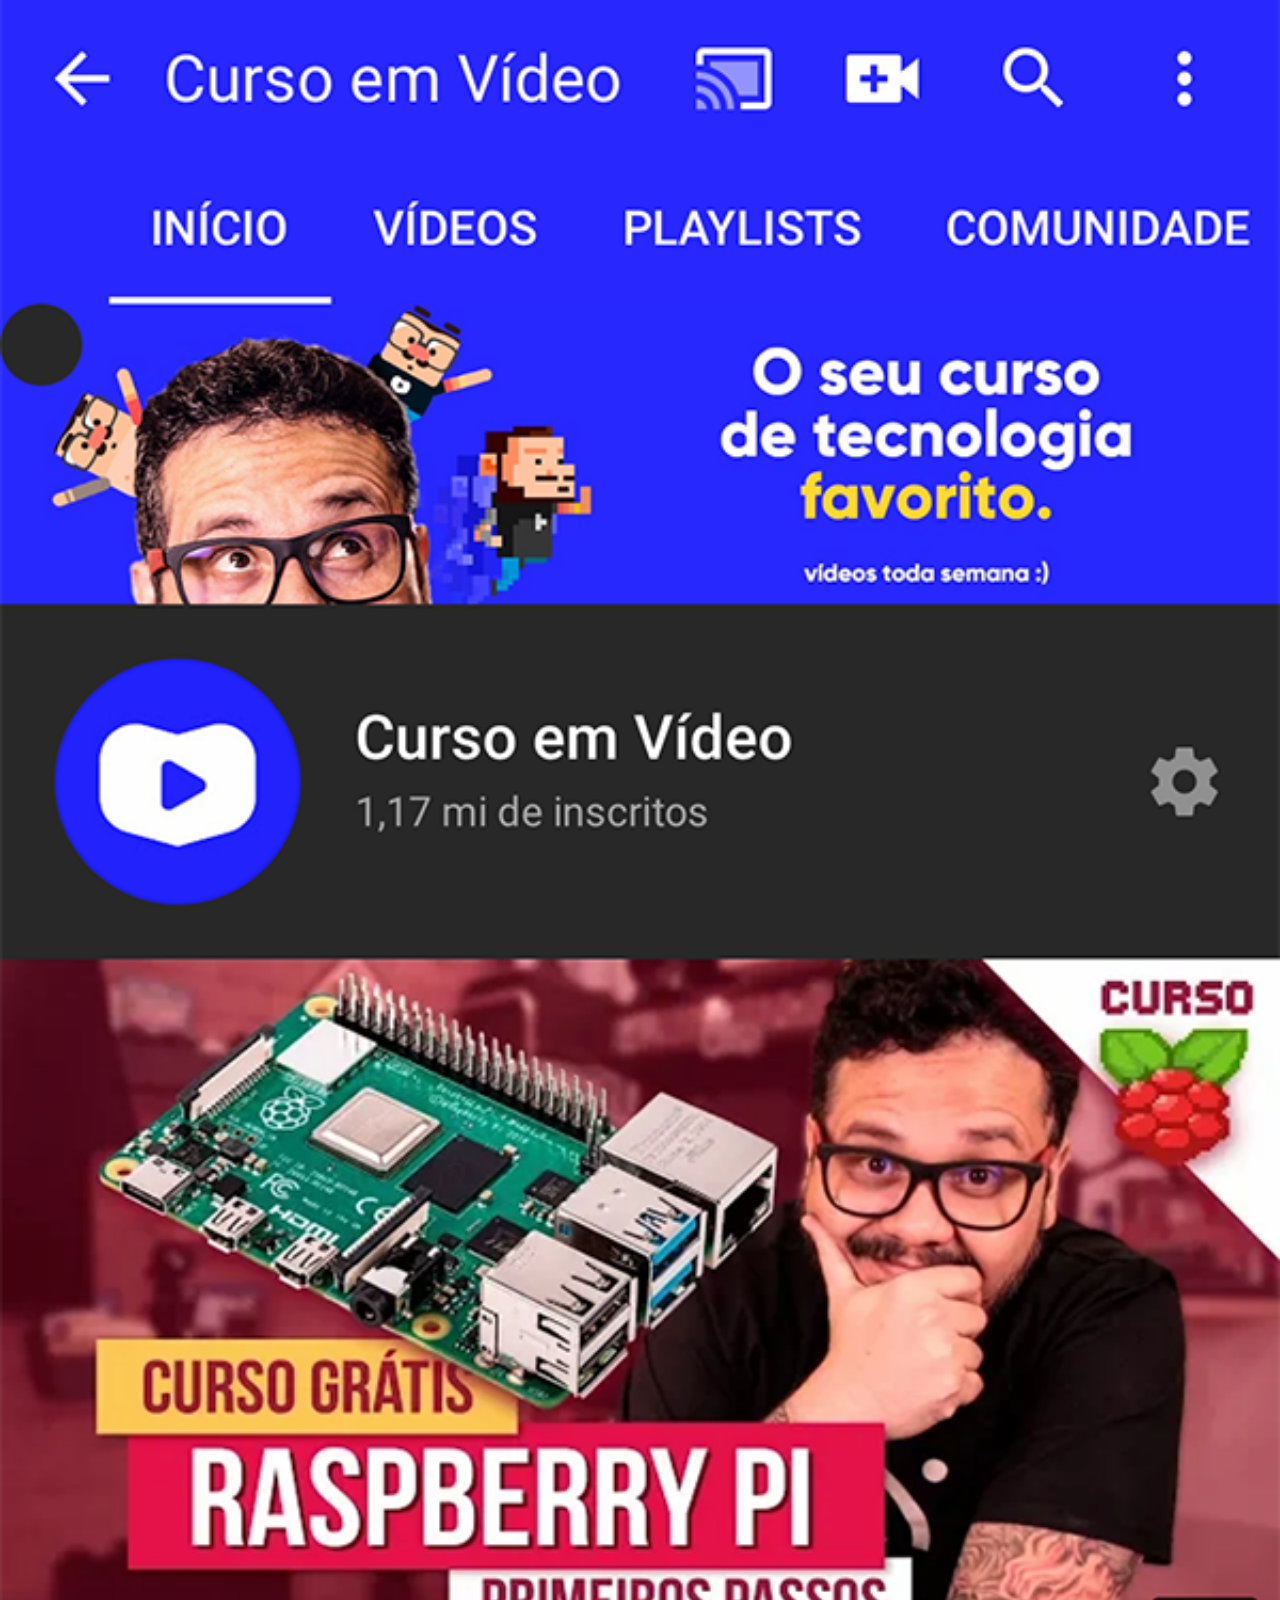
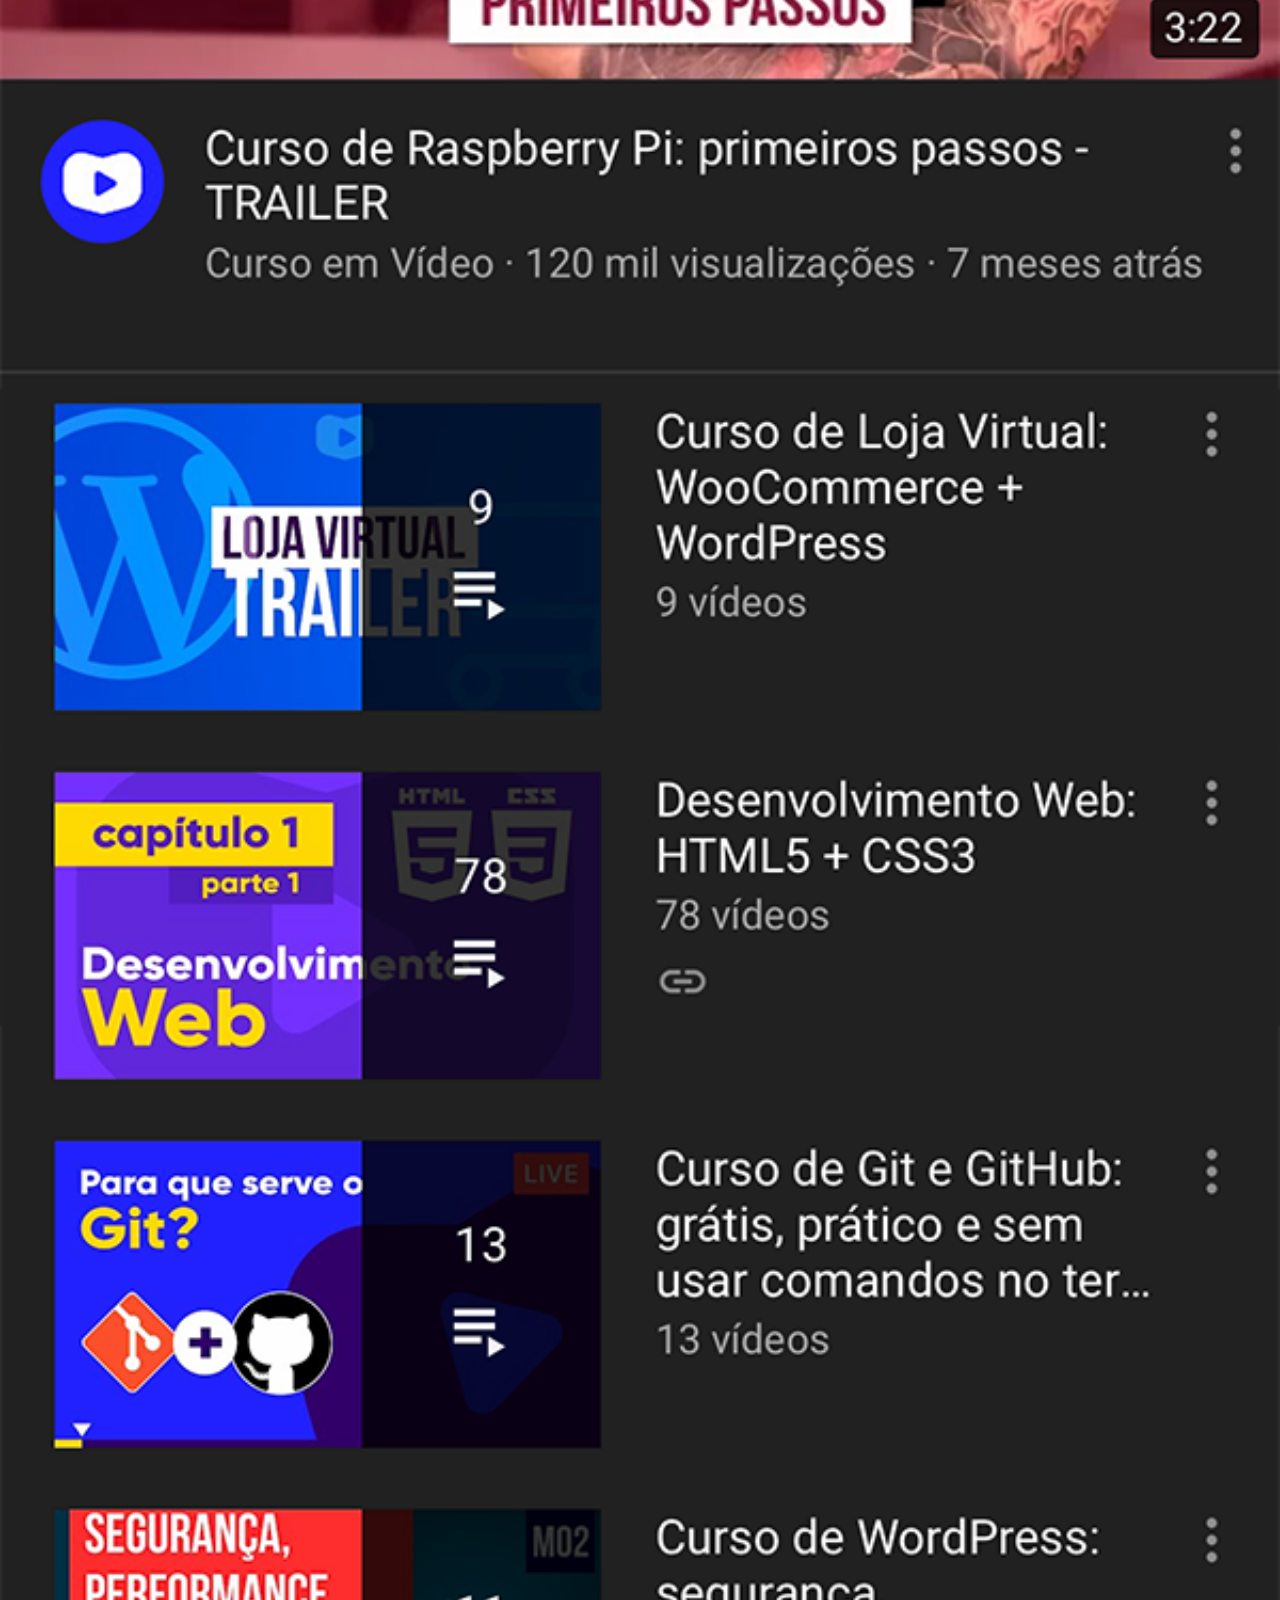
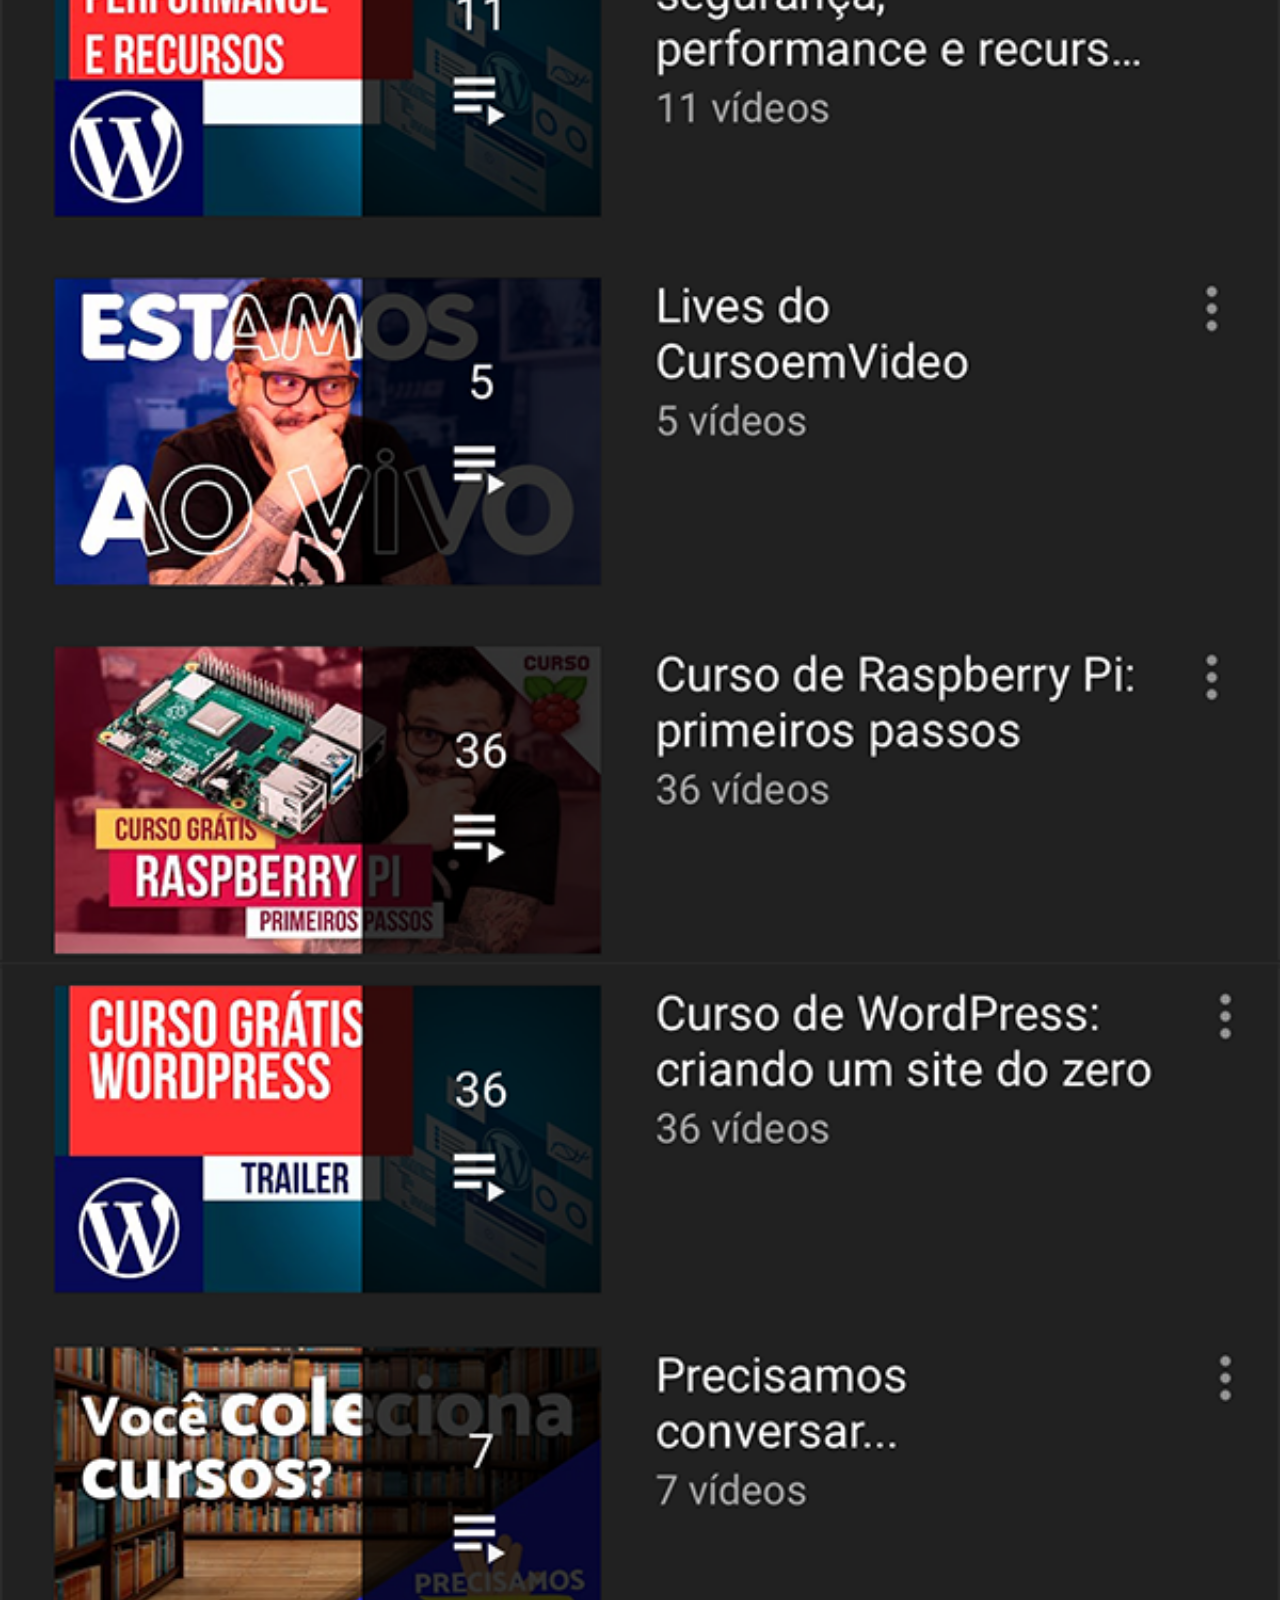
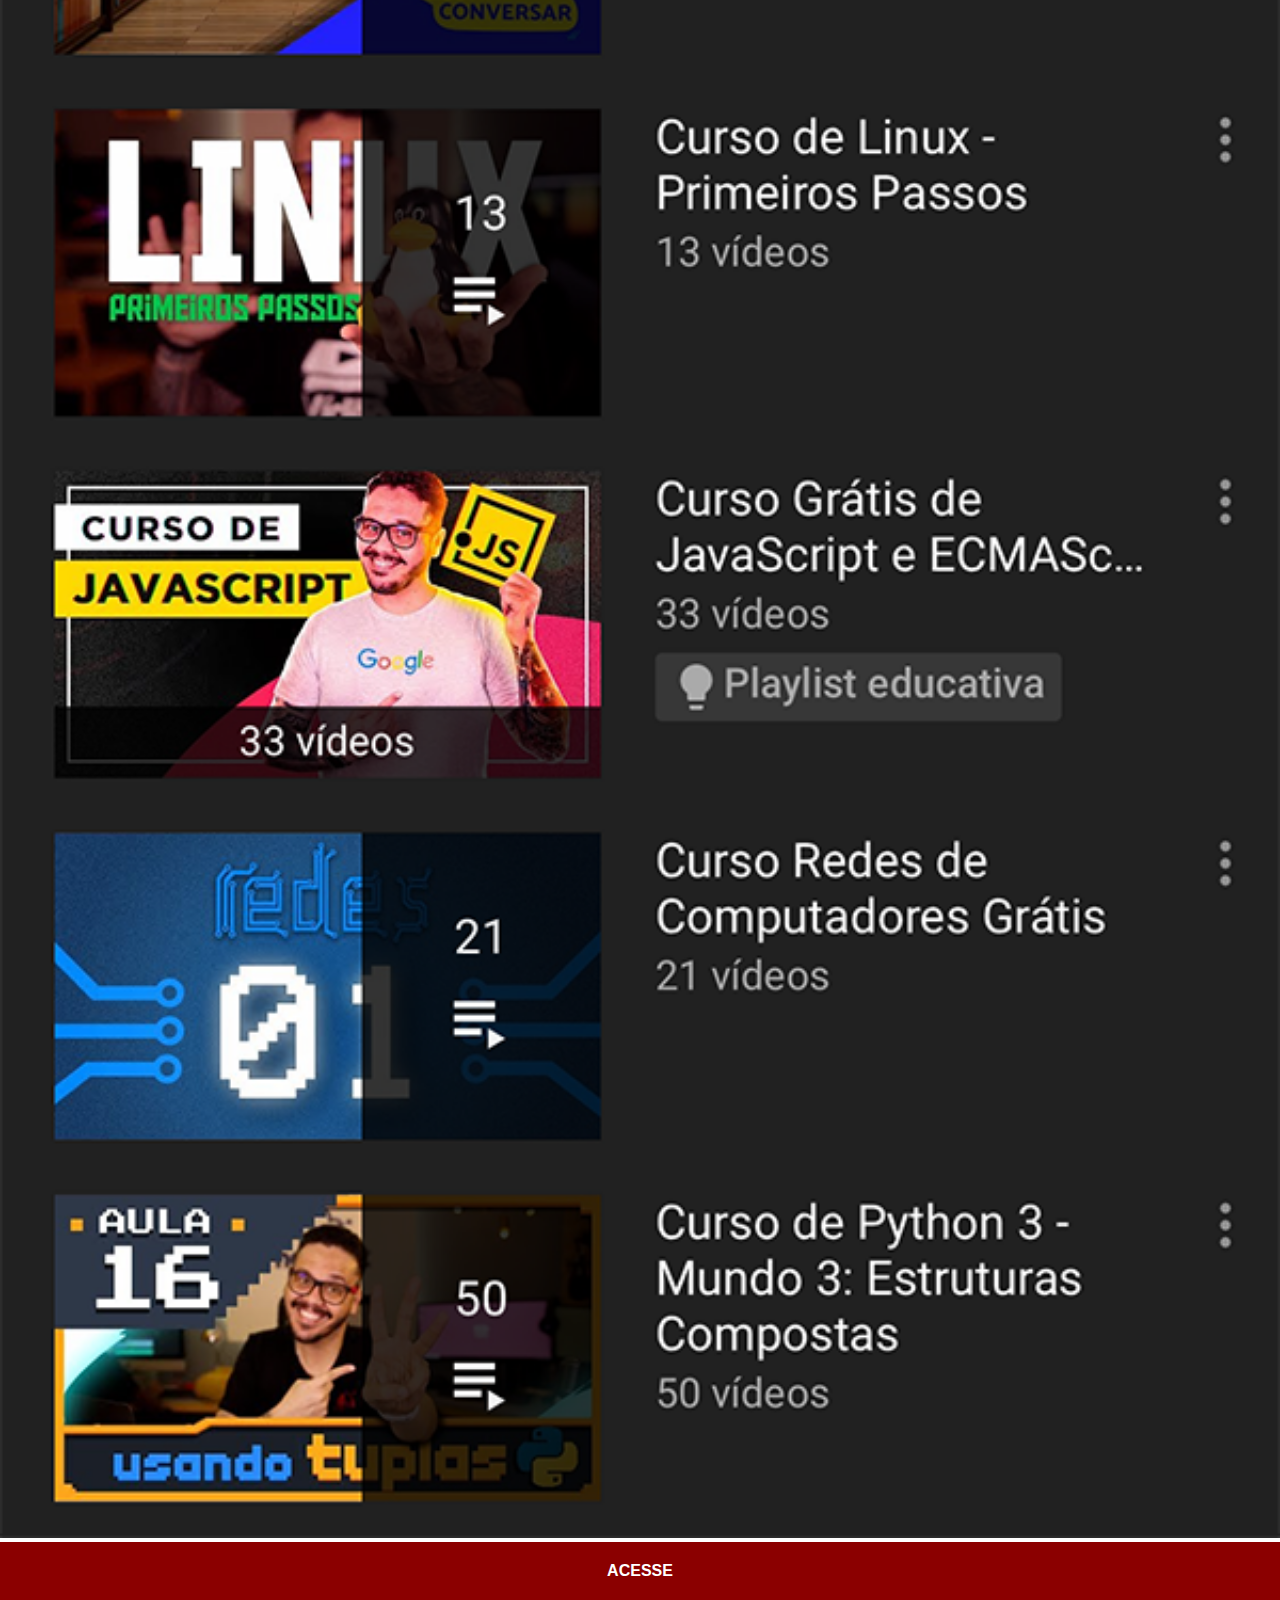
<file: youtube.html>
<!DOCTYPE html>
<html lang="pt-br">
<head>
    <meta charset="UTF-8">
    <meta http-equiv="X-UA-Compatible" content="IE=edge">
    <meta name="viewport" content="width=device-width, initial-scale=1.0">
    <title>Youtube</title>
    <link rel="stylesheet" href="estilos/social.css">
</head>
<body>
    <img src="imagens/tela-youtube.png" alt="Youtube">
    <a href="https://www.youtube.com/@breakmanu" target="_blank">ACESSE</a>
</body>
</html>
</file>
<file: estilos/style.css>
@charset "UTF-8";

* {
    margin: 0px;
    padding: 0px;
}

html, body{
    height: 100vh;
    width: 100vw;
    font-family: Arial, Helvetica, sans-serif;
}

body{
    background-image: url('../imagens/fundo-madeira.jpg');
    background-repeat: no-repeat;
    background-size: cover;
    background-position: left center;
    background-attachment: fixed;
}


main{
    height: 100vh;
    position: relative;

}

section#telefone{
    position: absolute;
    left: 50%;
    top: 50%;
    transform: translate(-50%, -50%);

    height: 627px;
    width: 311px;
    background-image: url('..//imagens/frame-iphone.png');
    background-repeat: no-repeat;
}

section#redes{
    text-align: right;
}

section#redes img{
    width: 50px;
    margin: 10px;
    border-radius: 50%;
    box-shadow: 2px 2px 5px rgba(0, 0, 0, 0.400);
}

section#redes img:hover{
    border: 1px solid white;
    box-sizing: border-box;
    transform: translate(-5px, -5px);
    transition: transform .5s, border .5s;
    box-shadow: 5px 5px 10px rgba(0, 0, 0, 0.6);
}

iframe#tela{
    position: relative;
    top: 80px;
    left: 23px;
    height: 468px;
    width: 262px;
}
</file>
<file: estilos/social.css>
@charset "UTF-8";

*{
    font-family: Arial, Helvetica, sans-serif;
    margin: 0px;
    padding: 0px;
}

::-webkit-scrollbar{
    width: 0px;
    height: 0px;
}

img{
    width: 100vw;
    margin: 0px;
}

a{
    margin: 0px;
    display: block;
    padding: 20px;
    background-color: darkred;
    text-decoration: none;
    font-weight: bolder;
    text-align: center;
    color: white;

}
</file>
